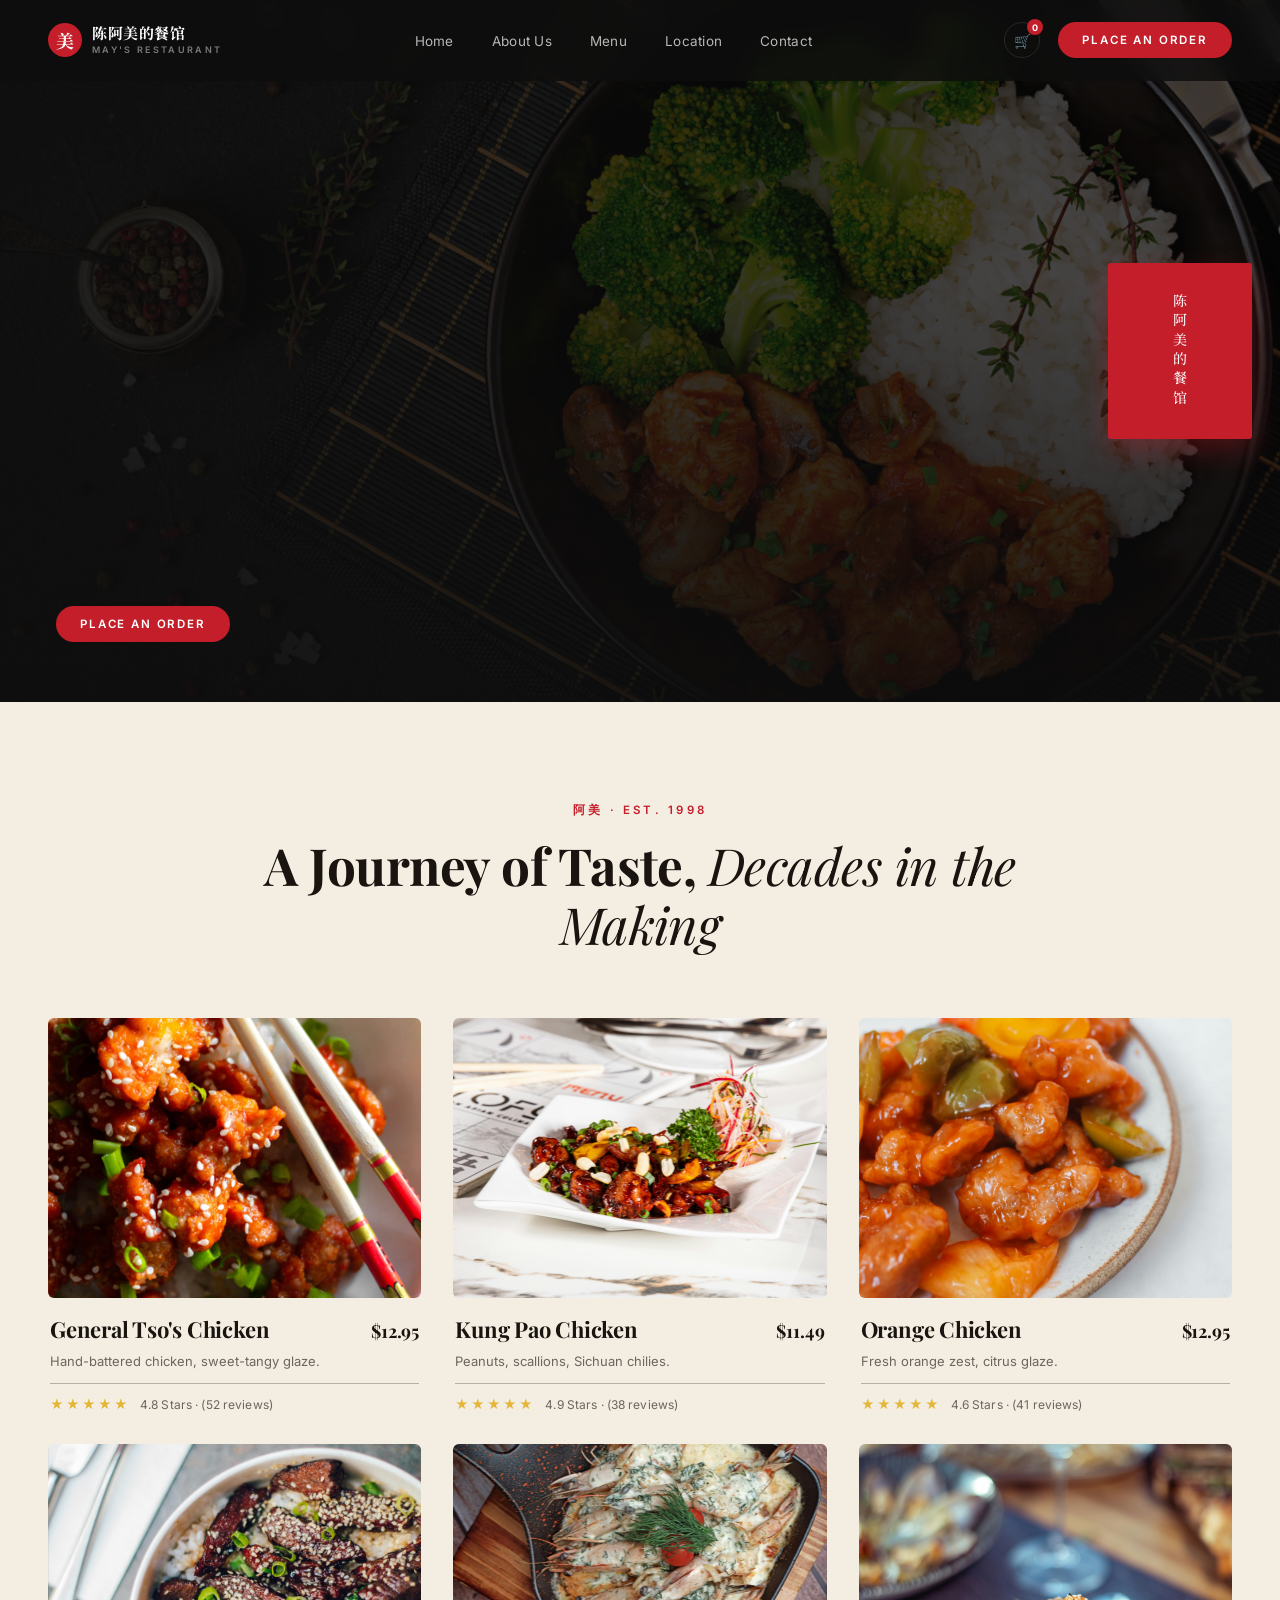
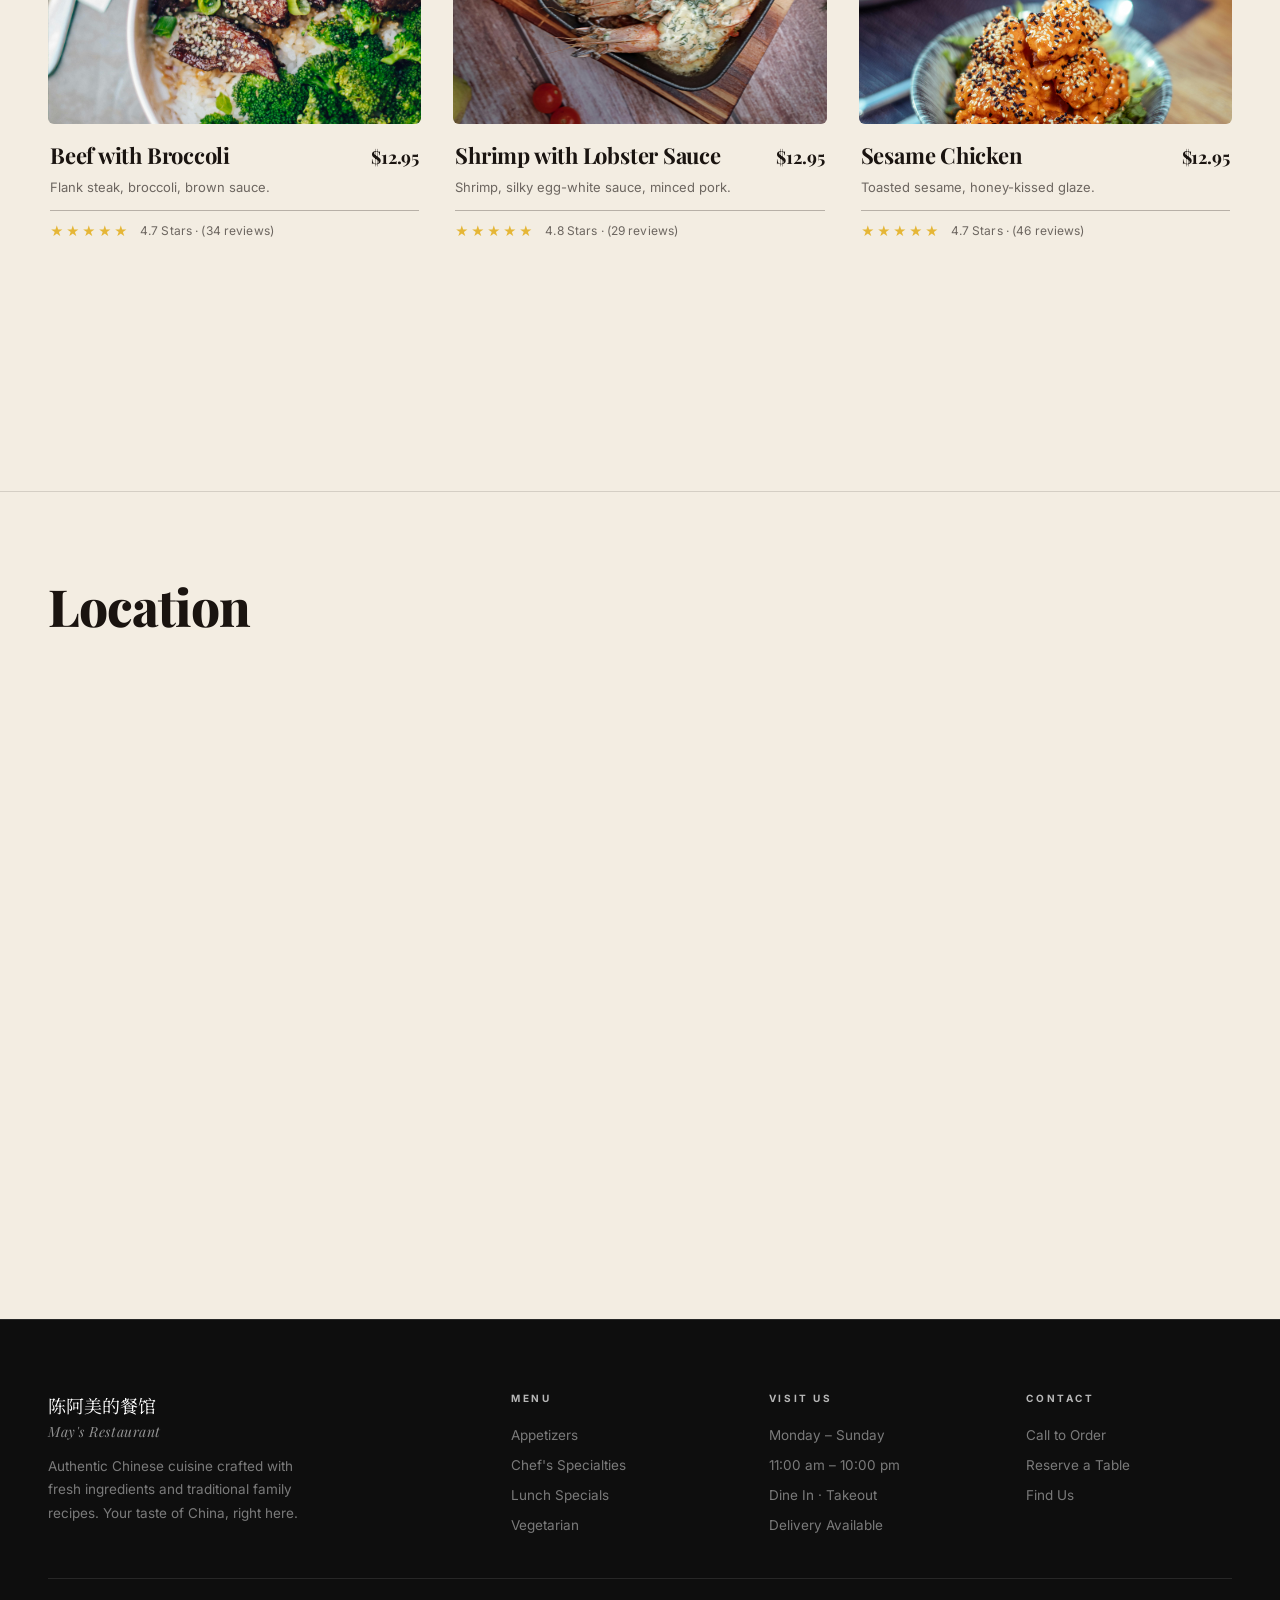
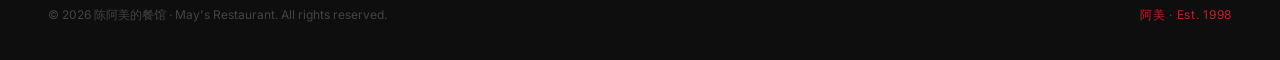
<file: index.html>
<!DOCTYPE html>
<html lang="en">
<head>
    <meta charset="UTF-8">
    <meta name="viewport" content="width=device-width, initial-scale=1.0">
    <title>陈阿美的餐馆 · May's Restaurant</title>
    <link rel="preconnect" href="https://fonts.googleapis.com">
    <link rel="preconnect" href="https://fonts.gstatic.com" crossorigin>
    <link href="https://fonts.googleapis.com/css2?family=Playfair+Display:ital,wght@0,400;0,700;0,900;1,400;1,700&family=Noto+Serif+SC:wght@500;700&family=Inter:wght@300;400;500;600;700&display=swap" rel="stylesheet">
    <link rel="stylesheet" href="styles.css">
</head>
<body>

<!-- ── NAV ── -->
<nav id="nav">
    <a href="#" class="logo">
        <span class="logo-mark">美</span>
        <div class="logo-wrap">
            <span class="logo-name">陈阿美的餐馆</span>
            <span class="logo-en">May's Restaurant</span>
        </div>
    </a>
    <ul class="nav-links">
        <li><a href="#home">Home</a></li>
        <li><a href="#about">About Us</a></li>
        <li><a href="menu.html">Menu</a></li>
        <li><a href="#location">Location</a></li>
        <li><a href="#contact">Contact</a></li>
    </ul>
    <div class="nav-right">
        <a href="#" class="cart-icon" aria-label="Cart">🛒</a>
        <a href="#" class="btn-red">Place an Order</a>
    </div>
</nav>

<!-- ── HERO ── -->
<section class="hero" id="home">
    <div class="hero-bg">
        <img src="images/dishes/hero.jpg" alt="">
    </div>

    <div class="hero-overlay reveal">
        <a href="#" class="btn-red">Place an Order</a>
    </div>

    <!-- Red vertical banner -->
    <div class="hero-banner">
        <span class="hero-banner-text">陈阿美的餐馆</span>
    </div>
</section>

<!-- ── JOURNEY OF TASTE ── -->
<section class="journey" id="about">
    <div class="journey-head reveal">
        <div class="journey-kicker">阿美 · Est. 1998</div>
        <h2 class="journey-title">A Journey of Taste, <em>Decades in the Making</em></h2>
    </div>

    <div class="dish-grid">
        <!-- 1 -->
        <article class="dish-card reveal d1" data-has-image="true">
            <div class="dish-image" style="background-image: url('images/dishes/general-tso.jpg')"></div>
            <div class="dish-body">
                <div class="dish-head">
                    <h3 class="dish-name">General Tso's Chicken</h3>
                    <span class="dish-price">$12.95</span>
                </div>
                <p class="dish-desc">Hand-battered chicken, sweet-tangy glaze.</p>
                <div class="dish-stars" aria-label="4.8 out of 5 stars"><span class="stars">★★★★★</span><span class="review-count">4.8 Stars · (52 reviews)</span></div>
            </div>
        </article>

        <!-- 2 -->
        <article class="dish-card reveal d2" data-has-image="true">
            <div class="dish-image" style="background-image: url('images/dishes/kung-pao.jpg')"></div>
            <div class="dish-body">
                <div class="dish-head">
                    <h3 class="dish-name">Kung Pao Chicken</h3>
                    <span class="dish-price">$11.49</span>
                </div>
                <p class="dish-desc">Peanuts, scallions, Sichuan chilies.</p>
                <div class="dish-stars" aria-label="4.9 out of 5 stars"><span class="stars">★★★★★</span><span class="review-count">4.9 Stars · (38 reviews)</span></div>
            </div>
        </article>

        <!-- 3 -->
        <article class="dish-card reveal d3" data-has-image="true">
            <div class="dish-image" style="background-image: url('images/dishes/orange-chicken.jpg')"></div>
            <div class="dish-body">
                <div class="dish-head">
                    <h3 class="dish-name">Orange Chicken</h3>
                    <span class="dish-price">$12.95</span>
                </div>
                <p class="dish-desc">Fresh orange zest, citrus glaze.</p>
                <div class="dish-stars" aria-label="4.6 out of 5 stars"><span class="stars">★★★★★</span><span class="review-count">4.6 Stars · (41 reviews)</span></div>
            </div>
        </article>

        <!-- 4 -->
        <article class="dish-card reveal d1" data-has-image="true">
            <div class="dish-image" style="background-image: url('images/dishes/beef-broccoli.jpg')"></div>
            <div class="dish-body">
                <div class="dish-head">
                    <h3 class="dish-name">Beef with Broccoli</h3>
                    <span class="dish-price">$12.95</span>
                </div>
                <p class="dish-desc">Flank steak, broccoli, brown sauce.</p>
                <div class="dish-stars" aria-label="4.7 out of 5 stars"><span class="stars">★★★★★</span><span class="review-count">4.7 Stars · (34 reviews)</span></div>
            </div>
        </article>

        <!-- 5 -->
        <article class="dish-card reveal d2" data-has-image="true">
            <div class="dish-image" style="background-image: url('images/dishes/shrimp-lobster.jpg')"></div>
            <div class="dish-body">
                <div class="dish-head">
                    <h3 class="dish-name">Shrimp with Lobster Sauce</h3>
                    <span class="dish-price">$12.95</span>
                </div>
                <p class="dish-desc">Shrimp, silky egg-white sauce, minced pork.</p>
                <div class="dish-stars" aria-label="4.8 out of 5 stars"><span class="stars">★★★★★</span><span class="review-count">4.8 Stars · (29 reviews)</span></div>
            </div>
        </article>

        <!-- 6 -->
        <article class="dish-card reveal d3" data-has-image="true">
            <div class="dish-image" style="background-image: url('images/dishes/sesame-chicken.jpg')"></div>
            <div class="dish-body">
                <div class="dish-head">
                    <h3 class="dish-name">Sesame Chicken</h3>
                    <span class="dish-price">$12.95</span>
                </div>
                <p class="dish-desc">Toasted sesame, honey-kissed glaze.</p>
                <div class="dish-stars" aria-label="4.7 out of 5 stars"><span class="stars">★★★★★</span><span class="review-count">4.7 Stars · (46 reviews)</span></div>
            </div>
        </article>
    </div>

    <div class="journey-foot reveal">
        <p class="menu-foot-text">Discover the full menu — 130+ dishes across every corner of China.</p>
        <a href="menu.html" class="btn-red">View Full Menu</a>
    </div>
</section>

<!-- ── LOCATION ── -->
<section class="location" id="location">
    <div class="loc-wrap">
        <h2 class="loc-title">Location</h2>
        <div class="loc-grid">
            <!-- Map -->
            <div class="loc-map reveal">
                <iframe
                    src="https://www.google.com/maps?q=6+South+Jordan+Street,+Alexandria,+VA+22304&output=embed"
                    loading="lazy"
                    referrerpolicy="no-referrer-when-downgrade"
                    allowfullscreen
                    title="May's Restaurant location"></iframe>
            </div>

            <!-- Info panel -->
            <div class="loc-info reveal">
                <h3 class="loc-name">May's Restaurant</h3>
                <p class="loc-status">
                    <span class="loc-open">OPEN NOW</span>
                    <span class="loc-close">· Closes at 09:45 pm</span>
                </p>

                <a class="loc-link" href="https://www.google.com/maps/search/?api=1&query=6+South+Jordan+Street,+Alexandria,+VA+22304" target="_blank" rel="noopener">
                    <span class="loc-ico" aria-hidden="true">📍</span> 6 South Jordan Street, Alexandria, VA 22304
                </a>
                <a class="loc-link" href="tel:+17038231121">
                    <span class="loc-ico" aria-hidden="true">📞</span> 703-823-1121
                </a>

                <div class="loc-toggle" role="tablist" aria-label="Order type">
                    <button class="loc-tab active" role="tab" aria-selected="true">🛍 Pickup</button>
                    <button class="loc-tab" role="tab" aria-selected="false">🛵 Delivery</button>
                </div>

                <div class="loc-hours">
                    <h4 class="loc-hours-title">Hours of Operation (Takeout)</h4>
                    <div class="loc-hours-row">
                        <span>Monday</span>
                        <span class="loc-closed">Closed</span>
                    </div>
                    <div class="loc-hours-row">
                        <span>Tuesday – Sunday</span>
                        <span class="loc-time">10:45 am – 09:45 pm</span>
                    </div>
                </div>

                <div class="loc-cta">
                    <a class="btn-red" href="#">Order Online</a>
                    <a class="btn-red btn-outline" href="menu.html">View Menu</a>
                </div>
            </div>
        </div>
    </div>
</section>

<!-- ── FOOTER ── -->
<footer id="contact">
    <div class="footer-top">
        <div>
            <div class="foot-brand">陈阿美的餐馆</div>
            <div class="foot-brand-en">May's Restaurant</div>
            <p class="foot-desc">
                Authentic Chinese cuisine crafted with fresh ingredients
                and traditional family recipes. Your taste of China, right here.
            </p>
        </div>
        <div>
            <div class="foot-h">Menu</div>
            <ul class="foot-list">
                <li><a href="menu.html">Appetizers</a></li>
                <li><a href="menu.html">Chef's Specialties</a></li>
                <li><a href="menu.html">Lunch Specials</a></li>
                <li><a href="menu.html">Vegetarian</a></li>
            </ul>
        </div>
        <div>
            <div class="foot-h">Visit Us</div>
            <ul class="foot-list">
                <li><a href="#">Monday – Sunday</a></li>
                <li><a href="#">11:00 am – 10:00 pm</a></li>
                <li><a href="#">Dine In · Takeout</a></li>
                <li><a href="#">Delivery Available</a></li>
            </ul>
        </div>
        <div>
            <div class="foot-h">Contact</div>
            <ul class="foot-list">
                <li><a href="#">Call to Order</a></li>
                <li><a href="#">Reserve a Table</a></li>
                <li><a href="#">Find Us</a></li>
            </ul>
        </div>
    </div>
    <div class="foot-bot">
        <span class="foot-copy">© 2026 陈阿美的餐馆 · May's Restaurant. All rights reserved.</span>
        <span class="foot-red">阿美 · Est. 1998</span>
    </div>
</footer>

<script src="script.js"></script>
</body>
</html>
</file>
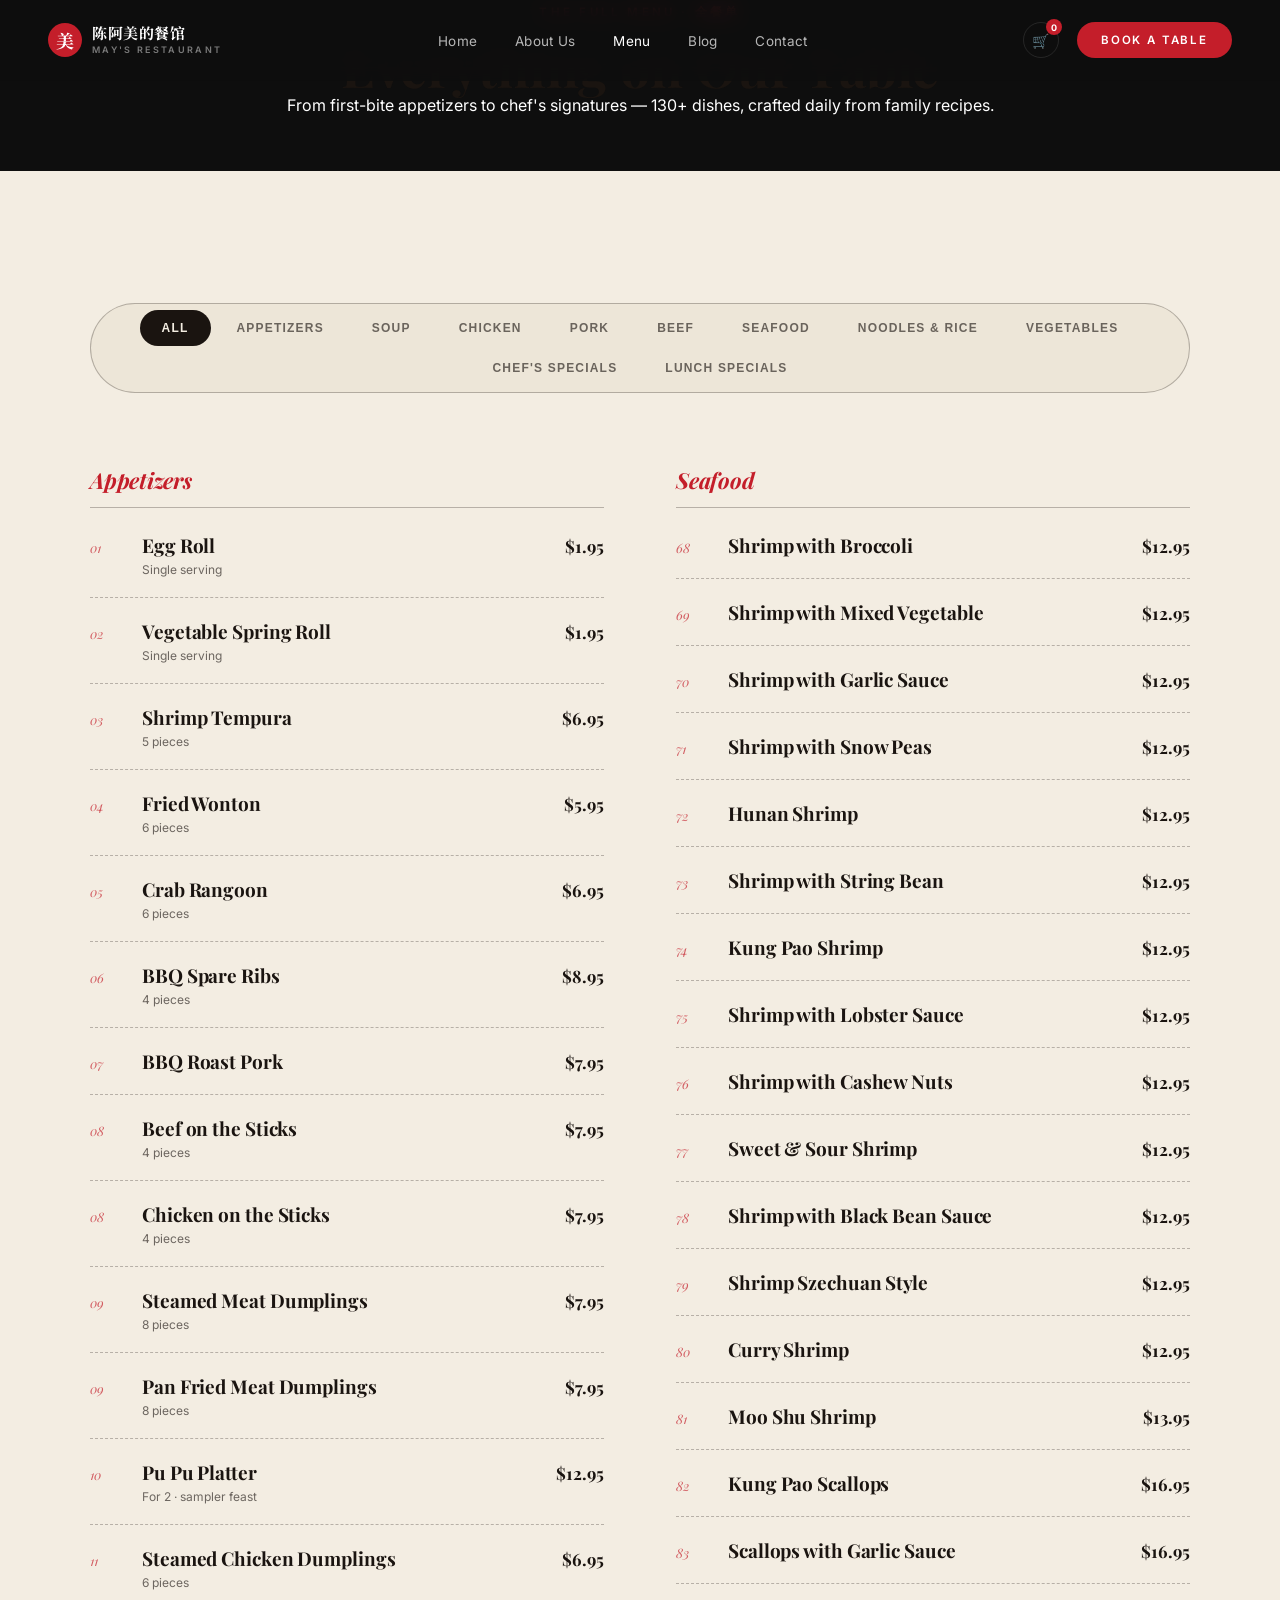
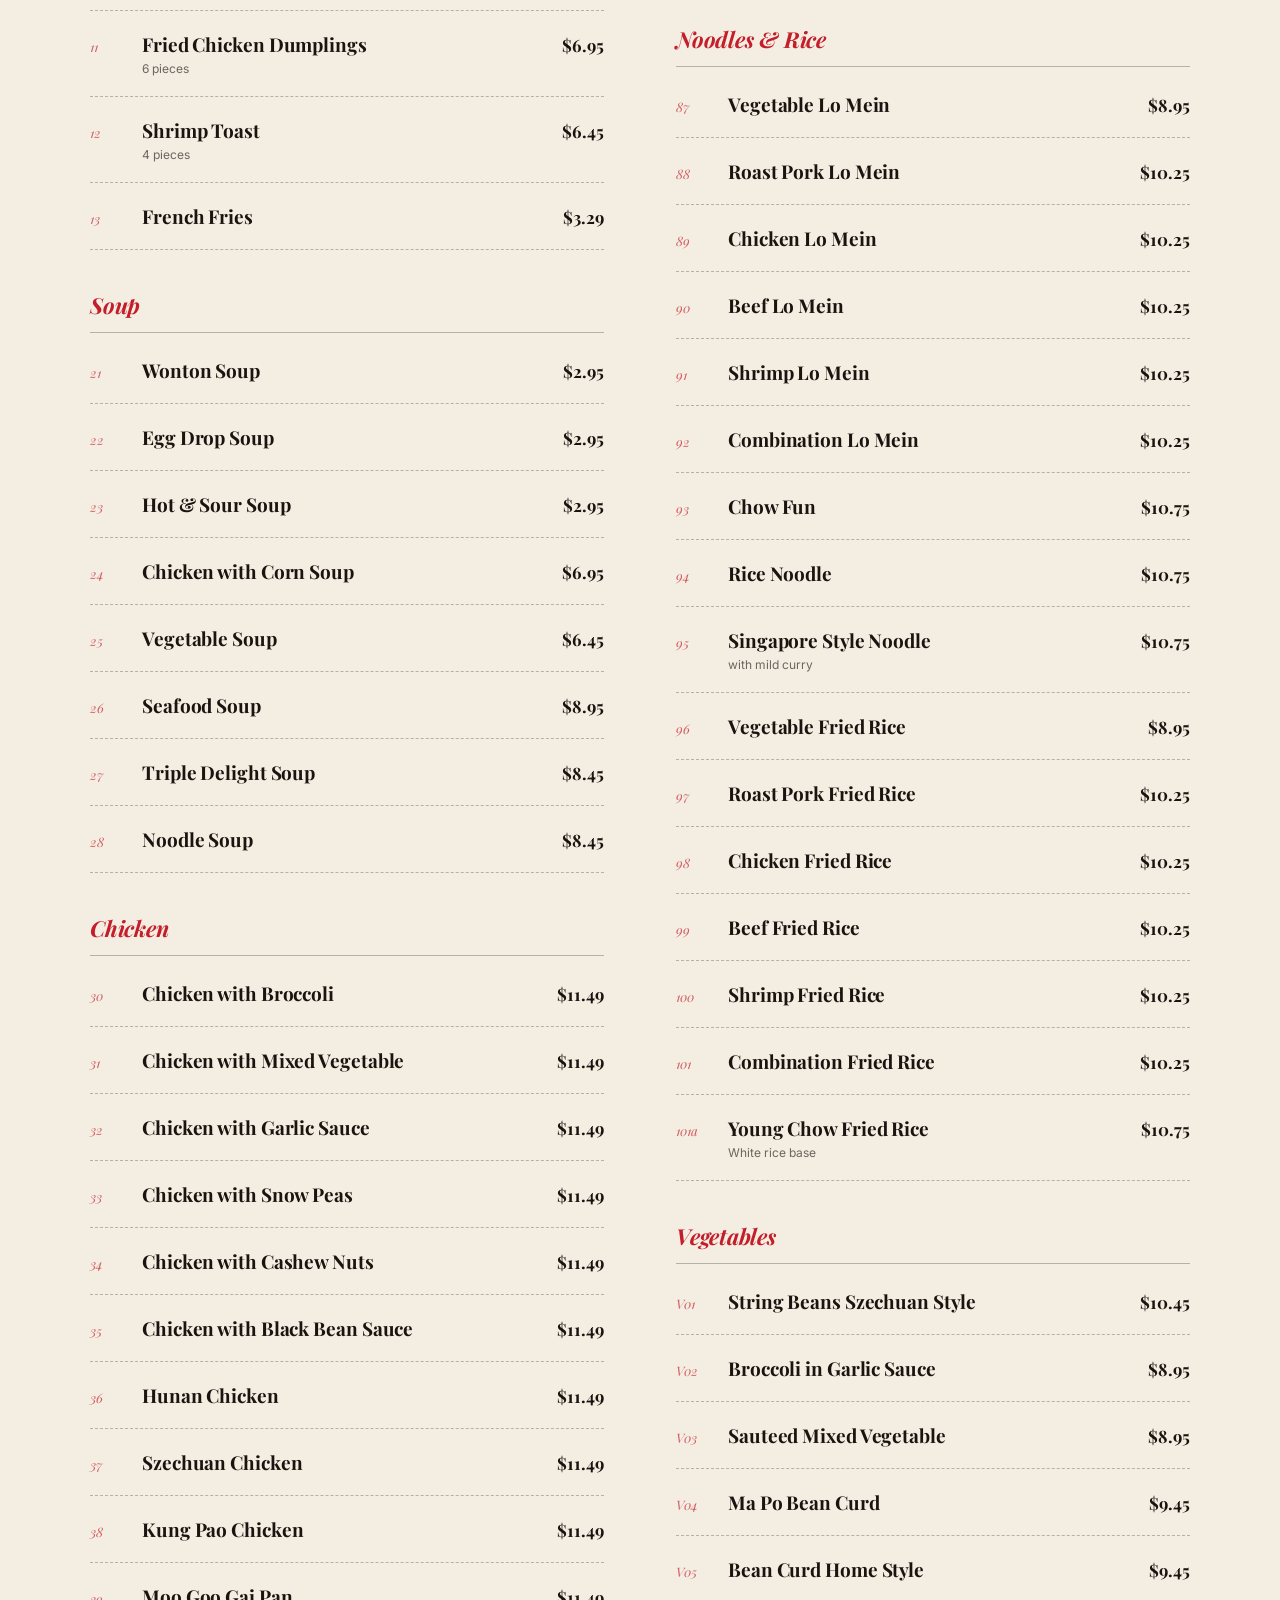
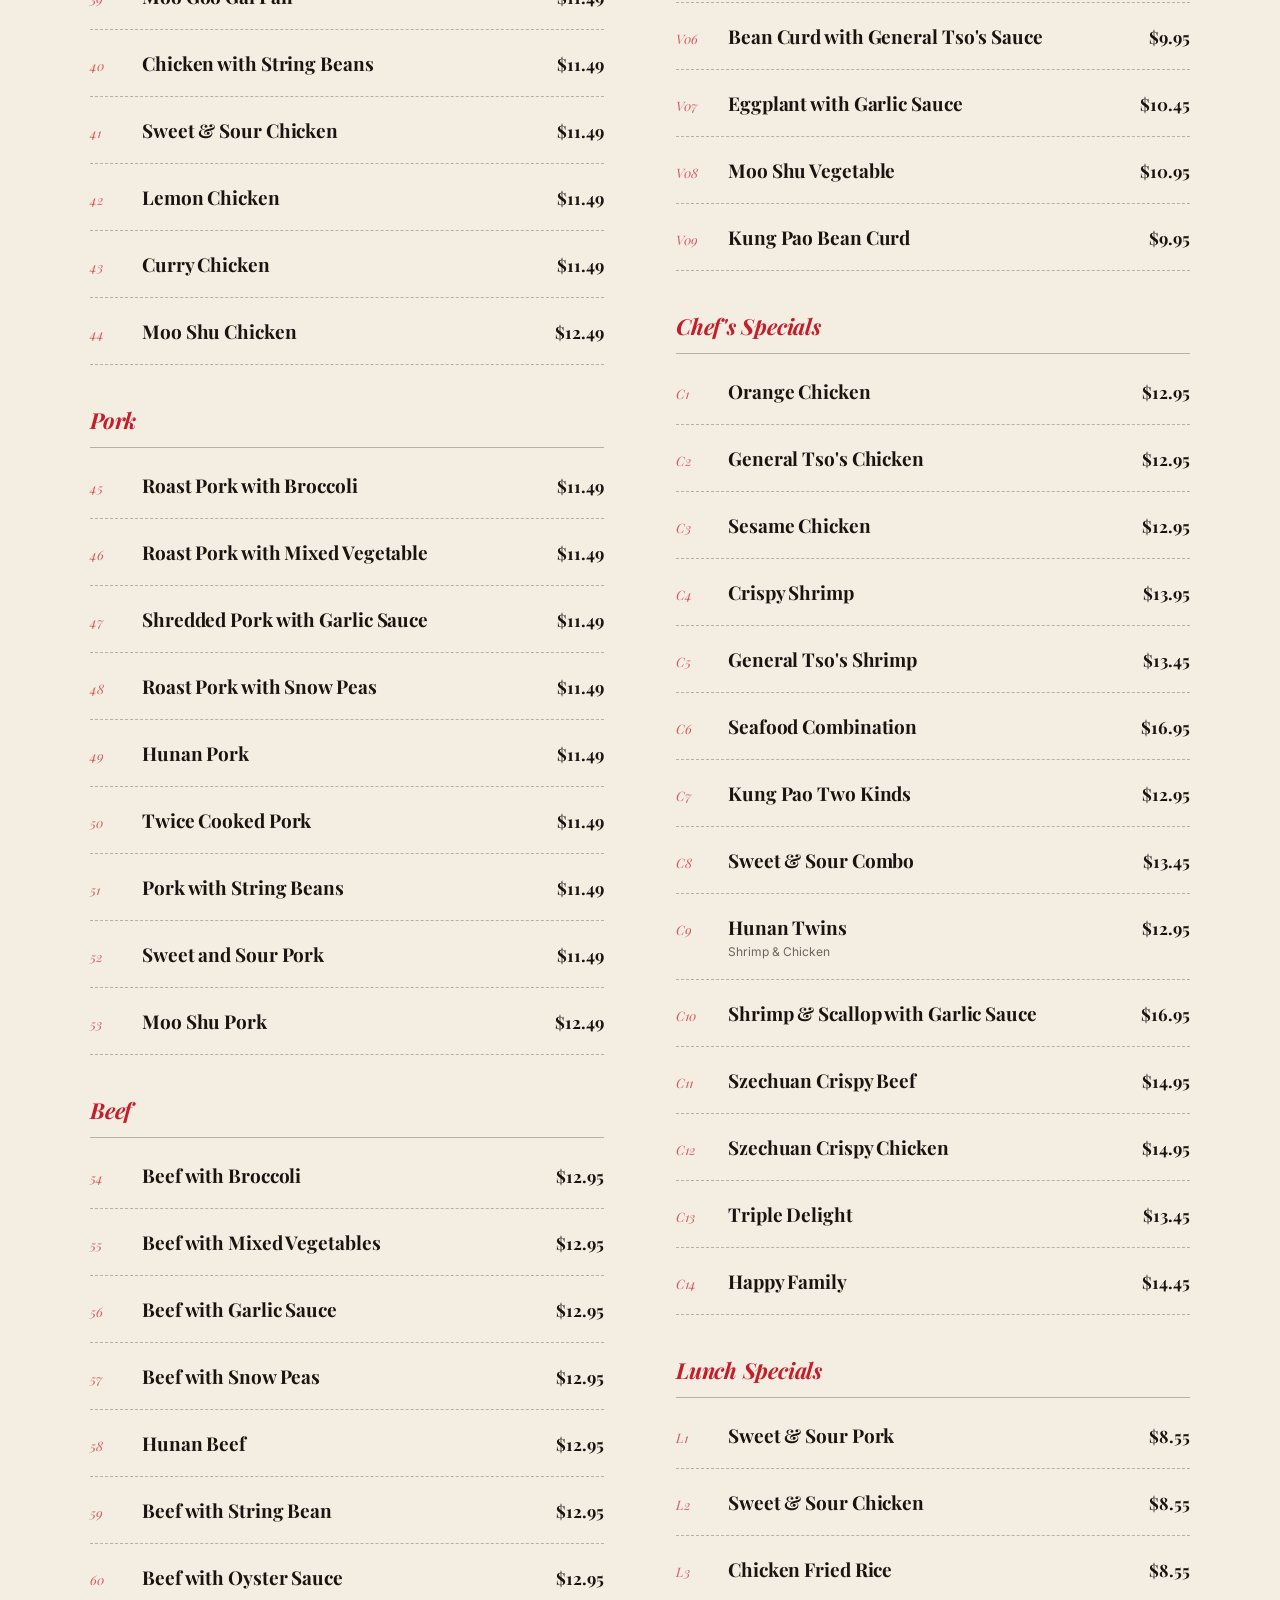
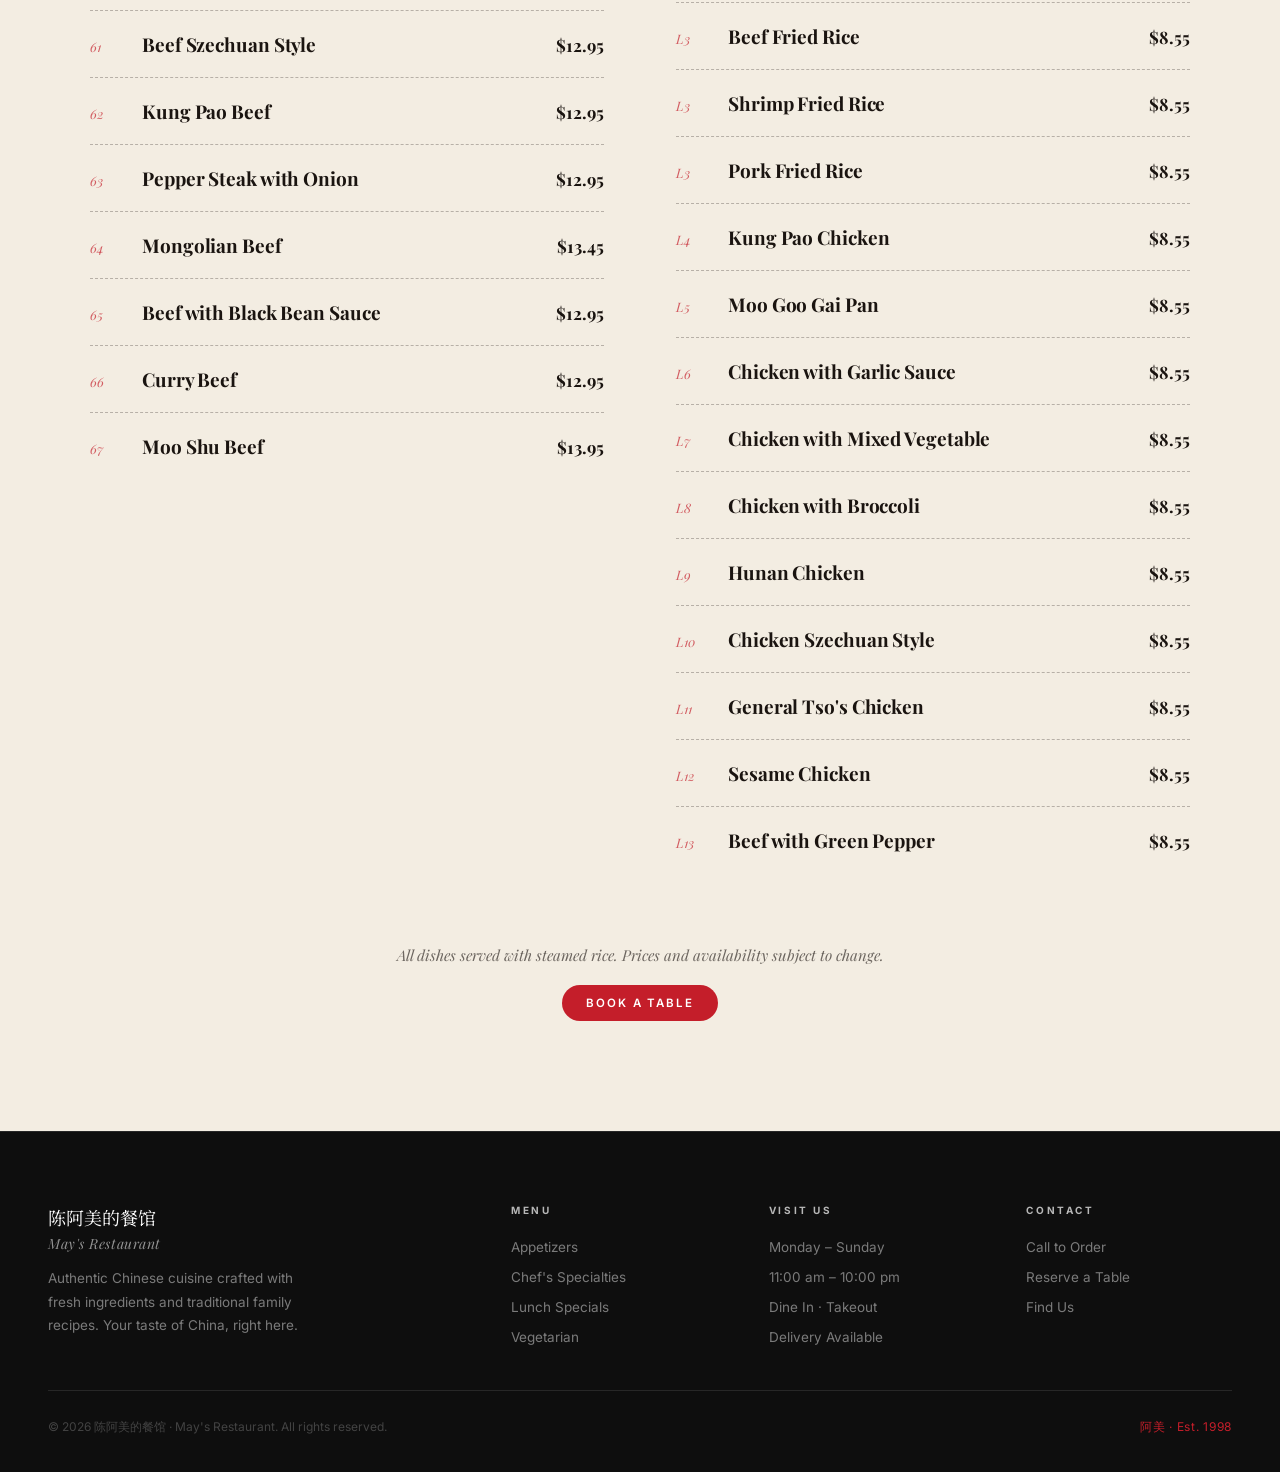
<file: menu.html>
<!DOCTYPE html>
<html lang="en">
<head>
    <meta charset="UTF-8">
    <meta name="viewport" content="width=device-width, initial-scale=1.0">
    <title>Menu · 陈阿美的餐馆 · May's Restaurant</title>
    <link rel="preconnect" href="https://fonts.googleapis.com">
    <link rel="preconnect" href="https://fonts.gstatic.com" crossorigin>
    <link href="https://fonts.googleapis.com/css2?family=Playfair+Display:ital,wght@0,400;0,700;0,900;1,400;1,700&family=Noto+Serif+SC:wght@500;700&family=Inter:wght@300;400;500;600;700&display=swap" rel="stylesheet">
    <link rel="stylesheet" href="styles.css">
</head>
<body class="page-menu">

<!-- ── NAV ── -->
<nav id="nav" class="scrolled">
    <a href="index.html" class="logo">
        <span class="logo-mark">美</span>
        <div class="logo-wrap">
            <span class="logo-name">陈阿美的餐馆</span>
            <span class="logo-en">May's Restaurant</span>
        </div>
    </a>
    <ul class="nav-links">
        <li><a href="index.html#home">Home</a></li>
        <li><a href="index.html#about">About Us</a></li>
        <li><a href="menu.html" class="active">Menu</a></li>
        <li><a href="index.html#blog">Blog</a></li>
        <li><a href="index.html#contact">Contact</a></li>
    </ul>
    <div class="nav-right">
        <a href="#" class="cart-icon" aria-label="Cart">🛒</a>
        <a href="#" class="btn-red">Book a Table</a>
    </div>
</nav>

<!-- ── MENU PAGE HEADER ── -->
<header class="menu-page-head">
    <p class="menu-page-kicker">The Full Menu · 全餐单</p>
    <h1 class="menu-page-title">Everything on Our Table</h1>
    <p class="menu-page-sub">From first-bite appetizers to chef's signatures — 130+ dishes, crafted daily from family recipes.</p>
</header>

<!-- ── MENU (IVORY) ── -->
<section class="menu" id="menu">
    <!-- TABS -->
    <div class="menu-tabs reveal d1" role="tablist">
        <button class="menu-tab active" data-tab="all">All</button>
        <button class="menu-tab" data-tab="appetizers">Appetizers</button>
        <button class="menu-tab" data-tab="soup">Soup</button>
        <button class="menu-tab" data-tab="chicken">Chicken</button>
        <button class="menu-tab" data-tab="pork">Pork</button>
        <button class="menu-tab" data-tab="beef">Beef</button>
        <button class="menu-tab" data-tab="seafood">Seafood</button>
        <button class="menu-tab" data-tab="noodles">Noodles &amp; Rice</button>
        <button class="menu-tab" data-tab="vegetables">Vegetables</button>
        <button class="menu-tab" data-tab="specials">Chef's Specials</button>
        <button class="menu-tab" data-tab="lunch">Lunch Specials</button>
    </div>

    <!-- PANELS -->
    <!-- ALL -->
    <div class="menu-panel active" data-panel="all">
        <div class="menu-columns">
            <!-- Column 1 -->
            <div>
                <h3 class="cat-heading">Appetizers</h3>
                <div class="menu-row"><div class="menu-num">01</div><div class="menu-dish"><div class="menu-name">Egg Roll</div><div class="menu-note">Single serving</div></div><div class="menu-price">$1.95</div></div>
                <div class="menu-row"><div class="menu-num">02</div><div class="menu-dish"><div class="menu-name">Vegetable Spring Roll</div><div class="menu-note">Single serving</div></div><div class="menu-price">$1.95</div></div>
                <div class="menu-row"><div class="menu-num">03</div><div class="menu-dish"><div class="menu-name">Shrimp Tempura</div><div class="menu-note">5 pieces</div></div><div class="menu-price">$6.95</div></div>
                <div class="menu-row"><div class="menu-num">04</div><div class="menu-dish"><div class="menu-name">Fried Wonton</div><div class="menu-note">6 pieces</div></div><div class="menu-price">$5.95</div></div>
                <div class="menu-row"><div class="menu-num">05</div><div class="menu-dish"><div class="menu-name">Crab Rangoon</div><div class="menu-note">6 pieces</div></div><div class="menu-price">$6.95</div></div>
                <div class="menu-row"><div class="menu-num">06</div><div class="menu-dish"><div class="menu-name">BBQ Spare Ribs</div><div class="menu-note">4 pieces</div></div><div class="menu-price">$8.95</div></div>
                <div class="menu-row"><div class="menu-num">07</div><div class="menu-dish"><div class="menu-name">BBQ Roast Pork</div></div><div class="menu-price">$7.95</div></div>
                <div class="menu-row"><div class="menu-num">08</div><div class="menu-dish"><div class="menu-name">Beef on the Sticks</div><div class="menu-note">4 pieces</div></div><div class="menu-price">$7.95</div></div>
                <div class="menu-row"><div class="menu-num">08</div><div class="menu-dish"><div class="menu-name">Chicken on the Sticks</div><div class="menu-note">4 pieces</div></div><div class="menu-price">$7.95</div></div>
                <div class="menu-row"><div class="menu-num">09</div><div class="menu-dish"><div class="menu-name">Steamed Meat Dumplings</div><div class="menu-note">8 pieces</div></div><div class="menu-price">$7.95</div></div>
                <div class="menu-row"><div class="menu-num">09</div><div class="menu-dish"><div class="menu-name">Pan Fried Meat Dumplings</div><div class="menu-note">8 pieces</div></div><div class="menu-price">$7.95</div></div>
                <div class="menu-row"><div class="menu-num">10</div><div class="menu-dish"><div class="menu-name">Pu Pu Platter</div><div class="menu-note">For 2 · sampler feast</div></div><div class="menu-price">$12.95</div></div>
                <div class="menu-row"><div class="menu-num">11</div><div class="menu-dish"><div class="menu-name">Steamed Chicken Dumplings</div><div class="menu-note">6 pieces</div></div><div class="menu-price">$6.95</div></div>
                <div class="menu-row"><div class="menu-num">11</div><div class="menu-dish"><div class="menu-name">Fried Chicken Dumplings</div><div class="menu-note">6 pieces</div></div><div class="menu-price">$6.95</div></div>
                <div class="menu-row"><div class="menu-num">12</div><div class="menu-dish"><div class="menu-name">Shrimp Toast</div><div class="menu-note">4 pieces</div></div><div class="menu-price">$6.45</div></div>
                <div class="menu-row"><div class="menu-num">13</div><div class="menu-dish"><div class="menu-name">French Fries</div></div><div class="menu-price">$3.29</div></div>

                <h3 class="cat-heading">Soup</h3>
                <div class="menu-row"><div class="menu-num">21</div><div class="menu-dish"><div class="menu-name">Wonton Soup</div></div><div class="menu-price">$2.95</div></div>
                <div class="menu-row"><div class="menu-num">22</div><div class="menu-dish"><div class="menu-name">Egg Drop Soup</div></div><div class="menu-price">$2.95</div></div>
                <div class="menu-row"><div class="menu-num">23</div><div class="menu-dish"><div class="menu-name">Hot &amp; Sour Soup</div></div><div class="menu-price">$2.95</div></div>
                <div class="menu-row"><div class="menu-num">24</div><div class="menu-dish"><div class="menu-name">Chicken with Corn Soup</div></div><div class="menu-price">$6.95</div></div>
                <div class="menu-row"><div class="menu-num">25</div><div class="menu-dish"><div class="menu-name">Vegetable Soup</div></div><div class="menu-price">$6.45</div></div>
                <div class="menu-row"><div class="menu-num">26</div><div class="menu-dish"><div class="menu-name">Seafood Soup</div></div><div class="menu-price">$8.95</div></div>
                <div class="menu-row"><div class="menu-num">27</div><div class="menu-dish"><div class="menu-name">Triple Delight Soup</div></div><div class="menu-price">$8.45</div></div>
                <div class="menu-row"><div class="menu-num">28</div><div class="menu-dish"><div class="menu-name">Noodle Soup</div></div><div class="menu-price">$8.45</div></div>

                <h3 class="cat-heading">Chicken</h3>
                <div class="menu-row"><div class="menu-num">30</div><div class="menu-dish"><div class="menu-name">Chicken with Broccoli</div></div><div class="menu-price">$11.49</div></div>
                <div class="menu-row"><div class="menu-num">31</div><div class="menu-dish"><div class="menu-name">Chicken with Mixed Vegetable</div></div><div class="menu-price">$11.49</div></div>
                <div class="menu-row"><div class="menu-num">32</div><div class="menu-dish"><div class="menu-name">Chicken with Garlic Sauce</div></div><div class="menu-price">$11.49</div></div>
                <div class="menu-row"><div class="menu-num">33</div><div class="menu-dish"><div class="menu-name">Chicken with Snow Peas</div></div><div class="menu-price">$11.49</div></div>
                <div class="menu-row"><div class="menu-num">34</div><div class="menu-dish"><div class="menu-name">Chicken with Cashew Nuts</div></div><div class="menu-price">$11.49</div></div>
                <div class="menu-row"><div class="menu-num">35</div><div class="menu-dish"><div class="menu-name">Chicken with Black Bean Sauce</div></div><div class="menu-price">$11.49</div></div>
                <div class="menu-row"><div class="menu-num">36</div><div class="menu-dish"><div class="menu-name">Hunan Chicken</div></div><div class="menu-price">$11.49</div></div>
                <div class="menu-row"><div class="menu-num">37</div><div class="menu-dish"><div class="menu-name">Szechuan Chicken</div></div><div class="menu-price">$11.49</div></div>
                <div class="menu-row"><div class="menu-num">38</div><div class="menu-dish"><div class="menu-name">Kung Pao Chicken</div></div><div class="menu-price">$11.49</div></div>
                <div class="menu-row"><div class="menu-num">39</div><div class="menu-dish"><div class="menu-name">Moo Goo Gai Pan</div></div><div class="menu-price">$11.49</div></div>
                <div class="menu-row"><div class="menu-num">40</div><div class="menu-dish"><div class="menu-name">Chicken with String Beans</div></div><div class="menu-price">$11.49</div></div>
                <div class="menu-row"><div class="menu-num">41</div><div class="menu-dish"><div class="menu-name">Sweet &amp; Sour Chicken</div></div><div class="menu-price">$11.49</div></div>
                <div class="menu-row"><div class="menu-num">42</div><div class="menu-dish"><div class="menu-name">Lemon Chicken</div></div><div class="menu-price">$11.49</div></div>
                <div class="menu-row"><div class="menu-num">43</div><div class="menu-dish"><div class="menu-name">Curry Chicken</div></div><div class="menu-price">$11.49</div></div>
                <div class="menu-row"><div class="menu-num">44</div><div class="menu-dish"><div class="menu-name">Moo Shu Chicken</div></div><div class="menu-price">$12.49</div></div>

                <h3 class="cat-heading">Pork</h3>
                <div class="menu-row"><div class="menu-num">45</div><div class="menu-dish"><div class="menu-name">Roast Pork with Broccoli</div></div><div class="menu-price">$11.49</div></div>
                <div class="menu-row"><div class="menu-num">46</div><div class="menu-dish"><div class="menu-name">Roast Pork with Mixed Vegetable</div></div><div class="menu-price">$11.49</div></div>
                <div class="menu-row"><div class="menu-num">47</div><div class="menu-dish"><div class="menu-name">Shredded Pork with Garlic Sauce</div></div><div class="menu-price">$11.49</div></div>
                <div class="menu-row"><div class="menu-num">48</div><div class="menu-dish"><div class="menu-name">Roast Pork with Snow Peas</div></div><div class="menu-price">$11.49</div></div>
                <div class="menu-row"><div class="menu-num">49</div><div class="menu-dish"><div class="menu-name">Hunan Pork</div></div><div class="menu-price">$11.49</div></div>
                <div class="menu-row"><div class="menu-num">50</div><div class="menu-dish"><div class="menu-name">Twice Cooked Pork</div></div><div class="menu-price">$11.49</div></div>
                <div class="menu-row"><div class="menu-num">51</div><div class="menu-dish"><div class="menu-name">Pork with String Beans</div></div><div class="menu-price">$11.49</div></div>
                <div class="menu-row"><div class="menu-num">52</div><div class="menu-dish"><div class="menu-name">Sweet and Sour Pork</div></div><div class="menu-price">$11.49</div></div>
                <div class="menu-row"><div class="menu-num">53</div><div class="menu-dish"><div class="menu-name">Moo Shu Pork</div></div><div class="menu-price">$12.49</div></div>

                <h3 class="cat-heading">Beef</h3>
                <div class="menu-row"><div class="menu-num">54</div><div class="menu-dish"><div class="menu-name">Beef with Broccoli</div></div><div class="menu-price">$12.95</div></div>
                <div class="menu-row"><div class="menu-num">55</div><div class="menu-dish"><div class="menu-name">Beef with Mixed Vegetables</div></div><div class="menu-price">$12.95</div></div>
                <div class="menu-row"><div class="menu-num">56</div><div class="menu-dish"><div class="menu-name">Beef with Garlic Sauce</div></div><div class="menu-price">$12.95</div></div>
                <div class="menu-row"><div class="menu-num">57</div><div class="menu-dish"><div class="menu-name">Beef with Snow Peas</div></div><div class="menu-price">$12.95</div></div>
                <div class="menu-row"><div class="menu-num">58</div><div class="menu-dish"><div class="menu-name">Hunan Beef</div></div><div class="menu-price">$12.95</div></div>
                <div class="menu-row"><div class="menu-num">59</div><div class="menu-dish"><div class="menu-name">Beef with String Bean</div></div><div class="menu-price">$12.95</div></div>
                <div class="menu-row"><div class="menu-num">60</div><div class="menu-dish"><div class="menu-name">Beef with Oyster Sauce</div></div><div class="menu-price">$12.95</div></div>
                <div class="menu-row"><div class="menu-num">61</div><div class="menu-dish"><div class="menu-name">Beef Szechuan Style</div></div><div class="menu-price">$12.95</div></div>
                <div class="menu-row"><div class="menu-num">62</div><div class="menu-dish"><div class="menu-name">Kung Pao Beef</div></div><div class="menu-price">$12.95</div></div>
                <div class="menu-row"><div class="menu-num">63</div><div class="menu-dish"><div class="menu-name">Pepper Steak with Onion</div></div><div class="menu-price">$12.95</div></div>
                <div class="menu-row"><div class="menu-num">64</div><div class="menu-dish"><div class="menu-name">Mongolian Beef</div></div><div class="menu-price">$13.45</div></div>
                <div class="menu-row"><div class="menu-num">65</div><div class="menu-dish"><div class="menu-name">Beef with Black Bean Sauce</div></div><div class="menu-price">$12.95</div></div>
                <div class="menu-row"><div class="menu-num">66</div><div class="menu-dish"><div class="menu-name">Curry Beef</div></div><div class="menu-price">$12.95</div></div>
                <div class="menu-row"><div class="menu-num">67</div><div class="menu-dish"><div class="menu-name">Moo Shu Beef</div></div><div class="menu-price">$13.95</div></div>
            </div>

            <!-- Column 2 -->
            <div>
                <h3 class="cat-heading">Seafood</h3>
                <div class="menu-row"><div class="menu-num">68</div><div class="menu-dish"><div class="menu-name">Shrimp with Broccoli</div></div><div class="menu-price">$12.95</div></div>
                <div class="menu-row"><div class="menu-num">69</div><div class="menu-dish"><div class="menu-name">Shrimp with Mixed Vegetable</div></div><div class="menu-price">$12.95</div></div>
                <div class="menu-row"><div class="menu-num">70</div><div class="menu-dish"><div class="menu-name">Shrimp with Garlic Sauce</div></div><div class="menu-price">$12.95</div></div>
                <div class="menu-row"><div class="menu-num">71</div><div class="menu-dish"><div class="menu-name">Shrimp with Snow Peas</div></div><div class="menu-price">$12.95</div></div>
                <div class="menu-row"><div class="menu-num">72</div><div class="menu-dish"><div class="menu-name">Hunan Shrimp</div></div><div class="menu-price">$12.95</div></div>
                <div class="menu-row"><div class="menu-num">73</div><div class="menu-dish"><div class="menu-name">Shrimp with String Bean</div></div><div class="menu-price">$12.95</div></div>
                <div class="menu-row"><div class="menu-num">74</div><div class="menu-dish"><div class="menu-name">Kung Pao Shrimp</div></div><div class="menu-price">$12.95</div></div>
                <div class="menu-row"><div class="menu-num">75</div><div class="menu-dish"><div class="menu-name">Shrimp with Lobster Sauce</div></div><div class="menu-price">$12.95</div></div>
                <div class="menu-row"><div class="menu-num">76</div><div class="menu-dish"><div class="menu-name">Shrimp with Cashew Nuts</div></div><div class="menu-price">$12.95</div></div>
                <div class="menu-row"><div class="menu-num">77</div><div class="menu-dish"><div class="menu-name">Sweet &amp; Sour Shrimp</div></div><div class="menu-price">$12.95</div></div>
                <div class="menu-row"><div class="menu-num">78</div><div class="menu-dish"><div class="menu-name">Shrimp with Black Bean Sauce</div></div><div class="menu-price">$12.95</div></div>
                <div class="menu-row"><div class="menu-num">79</div><div class="menu-dish"><div class="menu-name">Shrimp Szechuan Style</div></div><div class="menu-price">$12.95</div></div>
                <div class="menu-row"><div class="menu-num">80</div><div class="menu-dish"><div class="menu-name">Curry Shrimp</div></div><div class="menu-price">$12.95</div></div>
                <div class="menu-row"><div class="menu-num">81</div><div class="menu-dish"><div class="menu-name">Moo Shu Shrimp</div></div><div class="menu-price">$13.95</div></div>
                <div class="menu-row"><div class="menu-num">82</div><div class="menu-dish"><div class="menu-name">Kung Pao Scallops</div></div><div class="menu-price">$16.95</div></div>
                <div class="menu-row"><div class="menu-num">83</div><div class="menu-dish"><div class="menu-name">Scallops with Garlic Sauce</div></div><div class="menu-price">$16.95</div></div>

                <h3 class="cat-heading">Noodles &amp; Rice</h3>
                <div class="menu-row"><div class="menu-num">87</div><div class="menu-dish"><div class="menu-name">Vegetable Lo Mein</div></div><div class="menu-price">$8.95</div></div>
                <div class="menu-row"><div class="menu-num">88</div><div class="menu-dish"><div class="menu-name">Roast Pork Lo Mein</div></div><div class="menu-price">$10.25</div></div>
                <div class="menu-row"><div class="menu-num">89</div><div class="menu-dish"><div class="menu-name">Chicken Lo Mein</div></div><div class="menu-price">$10.25</div></div>
                <div class="menu-row"><div class="menu-num">90</div><div class="menu-dish"><div class="menu-name">Beef Lo Mein</div></div><div class="menu-price">$10.25</div></div>
                <div class="menu-row"><div class="menu-num">91</div><div class="menu-dish"><div class="menu-name">Shrimp Lo Mein</div></div><div class="menu-price">$10.25</div></div>
                <div class="menu-row"><div class="menu-num">92</div><div class="menu-dish"><div class="menu-name">Combination Lo Mein</div></div><div class="menu-price">$10.25</div></div>
                <div class="menu-row"><div class="menu-num">93</div><div class="menu-dish"><div class="menu-name">Chow Fun</div></div><div class="menu-price">$10.75</div></div>
                <div class="menu-row"><div class="menu-num">94</div><div class="menu-dish"><div class="menu-name">Rice Noodle</div></div><div class="menu-price">$10.75</div></div>
                <div class="menu-row"><div class="menu-num">95</div><div class="menu-dish"><div class="menu-name">Singapore Style Noodle</div><div class="menu-note">with mild curry</div></div><div class="menu-price">$10.75</div></div>
                <div class="menu-row"><div class="menu-num">96</div><div class="menu-dish"><div class="menu-name">Vegetable Fried Rice</div></div><div class="menu-price">$8.95</div></div>
                <div class="menu-row"><div class="menu-num">97</div><div class="menu-dish"><div class="menu-name">Roast Pork Fried Rice</div></div><div class="menu-price">$10.25</div></div>
                <div class="menu-row"><div class="menu-num">98</div><div class="menu-dish"><div class="menu-name">Chicken Fried Rice</div></div><div class="menu-price">$10.25</div></div>
                <div class="menu-row"><div class="menu-num">99</div><div class="menu-dish"><div class="menu-name">Beef Fried Rice</div></div><div class="menu-price">$10.25</div></div>
                <div class="menu-row"><div class="menu-num">100</div><div class="menu-dish"><div class="menu-name">Shrimp Fried Rice</div></div><div class="menu-price">$10.25</div></div>
                <div class="menu-row"><div class="menu-num">101</div><div class="menu-dish"><div class="menu-name">Combination Fried Rice</div></div><div class="menu-price">$10.25</div></div>
                <div class="menu-row"><div class="menu-num">101a</div><div class="menu-dish"><div class="menu-name">Young Chow Fried Rice</div><div class="menu-note">White rice base</div></div><div class="menu-price">$10.75</div></div>

                <h3 class="cat-heading">Vegetables</h3>
                <div class="menu-row"><div class="menu-num">V01</div><div class="menu-dish"><div class="menu-name">String Beans Szechuan Style</div></div><div class="menu-price">$10.45</div></div>
                <div class="menu-row"><div class="menu-num">V02</div><div class="menu-dish"><div class="menu-name">Broccoli in Garlic Sauce</div></div><div class="menu-price">$8.95</div></div>
                <div class="menu-row"><div class="menu-num">V03</div><div class="menu-dish"><div class="menu-name">Sauteed Mixed Vegetable</div></div><div class="menu-price">$8.95</div></div>
                <div class="menu-row"><div class="menu-num">V04</div><div class="menu-dish"><div class="menu-name">Ma Po Bean Curd</div></div><div class="menu-price">$9.45</div></div>
                <div class="menu-row"><div class="menu-num">V05</div><div class="menu-dish"><div class="menu-name">Bean Curd Home Style</div></div><div class="menu-price">$9.45</div></div>
                <div class="menu-row"><div class="menu-num">V06</div><div class="menu-dish"><div class="menu-name">Bean Curd with General Tso's Sauce</div></div><div class="menu-price">$9.95</div></div>
                <div class="menu-row"><div class="menu-num">V07</div><div class="menu-dish"><div class="menu-name">Eggplant with Garlic Sauce</div></div><div class="menu-price">$10.45</div></div>
                <div class="menu-row"><div class="menu-num">V08</div><div class="menu-dish"><div class="menu-name">Moo Shu Vegetable</div></div><div class="menu-price">$10.95</div></div>
                <div class="menu-row"><div class="menu-num">V09</div><div class="menu-dish"><div class="menu-name">Kung Pao Bean Curd</div></div><div class="menu-price">$9.95</div></div>

                <h3 class="cat-heading">Chef's Specials</h3>
                <div class="menu-row"><div class="menu-num">C1</div><div class="menu-dish"><div class="menu-name">Orange Chicken</div></div><div class="menu-price">$12.95</div></div>
                <div class="menu-row"><div class="menu-num">C2</div><div class="menu-dish"><div class="menu-name">General Tso's Chicken</div></div><div class="menu-price">$12.95</div></div>
                <div class="menu-row"><div class="menu-num">C3</div><div class="menu-dish"><div class="menu-name">Sesame Chicken</div></div><div class="menu-price">$12.95</div></div>
                <div class="menu-row"><div class="menu-num">C4</div><div class="menu-dish"><div class="menu-name">Crispy Shrimp</div></div><div class="menu-price">$13.95</div></div>
                <div class="menu-row"><div class="menu-num">C5</div><div class="menu-dish"><div class="menu-name">General Tso's Shrimp</div></div><div class="menu-price">$13.45</div></div>
                <div class="menu-row"><div class="menu-num">C6</div><div class="menu-dish"><div class="menu-name">Seafood Combination</div></div><div class="menu-price">$16.95</div></div>
                <div class="menu-row"><div class="menu-num">C7</div><div class="menu-dish"><div class="menu-name">Kung Pao Two Kinds</div></div><div class="menu-price">$12.95</div></div>
                <div class="menu-row"><div class="menu-num">C8</div><div class="menu-dish"><div class="menu-name">Sweet &amp; Sour Combo</div></div><div class="menu-price">$13.45</div></div>
                <div class="menu-row"><div class="menu-num">C9</div><div class="menu-dish"><div class="menu-name">Hunan Twins</div><div class="menu-note">Shrimp &amp; Chicken</div></div><div class="menu-price">$12.95</div></div>
                <div class="menu-row"><div class="menu-num">C10</div><div class="menu-dish"><div class="menu-name">Shrimp &amp; Scallop with Garlic Sauce</div></div><div class="menu-price">$16.95</div></div>
                <div class="menu-row"><div class="menu-num">C11</div><div class="menu-dish"><div class="menu-name">Szechuan Crispy Beef</div></div><div class="menu-price">$14.95</div></div>
                <div class="menu-row"><div class="menu-num">C12</div><div class="menu-dish"><div class="menu-name">Szechuan Crispy Chicken</div></div><div class="menu-price">$14.95</div></div>
                <div class="menu-row"><div class="menu-num">C13</div><div class="menu-dish"><div class="menu-name">Triple Delight</div></div><div class="menu-price">$13.45</div></div>
                <div class="menu-row"><div class="menu-num">C14</div><div class="menu-dish"><div class="menu-name">Happy Family</div></div><div class="menu-price">$14.45</div></div>

                <h3 class="cat-heading">Lunch Specials</h3>
                <div class="menu-row"><div class="menu-num">L1</div><div class="menu-dish"><div class="menu-name">Sweet &amp; Sour Pork</div></div><div class="menu-price">$8.55</div></div>
                <div class="menu-row"><div class="menu-num">L2</div><div class="menu-dish"><div class="menu-name">Sweet &amp; Sour Chicken</div></div><div class="menu-price">$8.55</div></div>
                <div class="menu-row"><div class="menu-num">L3</div><div class="menu-dish"><div class="menu-name">Chicken Fried Rice</div></div><div class="menu-price">$8.55</div></div>
                <div class="menu-row"><div class="menu-num">L3</div><div class="menu-dish"><div class="menu-name">Beef Fried Rice</div></div><div class="menu-price">$8.55</div></div>
                <div class="menu-row"><div class="menu-num">L3</div><div class="menu-dish"><div class="menu-name">Shrimp Fried Rice</div></div><div class="menu-price">$8.55</div></div>
                <div class="menu-row"><div class="menu-num">L3</div><div class="menu-dish"><div class="menu-name">Pork Fried Rice</div></div><div class="menu-price">$8.55</div></div>
                <div class="menu-row"><div class="menu-num">L4</div><div class="menu-dish"><div class="menu-name">Kung Pao Chicken</div></div><div class="menu-price">$8.55</div></div>
                <div class="menu-row"><div class="menu-num">L5</div><div class="menu-dish"><div class="menu-name">Moo Goo Gai Pan</div></div><div class="menu-price">$8.55</div></div>
                <div class="menu-row"><div class="menu-num">L6</div><div class="menu-dish"><div class="menu-name">Chicken with Garlic Sauce</div></div><div class="menu-price">$8.55</div></div>
                <div class="menu-row"><div class="menu-num">L7</div><div class="menu-dish"><div class="menu-name">Chicken with Mixed Vegetable</div></div><div class="menu-price">$8.55</div></div>
                <div class="menu-row"><div class="menu-num">L8</div><div class="menu-dish"><div class="menu-name">Chicken with Broccoli</div></div><div class="menu-price">$8.55</div></div>
                <div class="menu-row"><div class="menu-num">L9</div><div class="menu-dish"><div class="menu-name">Hunan Chicken</div></div><div class="menu-price">$8.55</div></div>
                <div class="menu-row"><div class="menu-num">L10</div><div class="menu-dish"><div class="menu-name">Chicken Szechuan Style</div></div><div class="menu-price">$8.55</div></div>
                <div class="menu-row"><div class="menu-num">L11</div><div class="menu-dish"><div class="menu-name">General Tso's Chicken</div></div><div class="menu-price">$8.55</div></div>
                <div class="menu-row"><div class="menu-num">L12</div><div class="menu-dish"><div class="menu-name">Sesame Chicken</div></div><div class="menu-price">$8.55</div></div>
                <div class="menu-row"><div class="menu-num">L13</div><div class="menu-dish"><div class="menu-name">Beef with Green Pepper</div></div><div class="menu-price">$8.55</div></div>
            </div>
        </div>
    </div>

    <!-- APPETIZERS -->
    <div class="menu-panel" data-panel="appetizers">
        <div class="menu-columns">
            <div>
                <div class="menu-row"><div class="menu-num">01</div><div class="menu-dish"><div class="menu-name">Egg Roll</div><div class="menu-note">Single serving</div></div><div class="menu-price">$1.95</div></div>
                <div class="menu-row"><div class="menu-num">02</div><div class="menu-dish"><div class="menu-name">Vegetable Spring Roll</div><div class="menu-note">Single serving</div></div><div class="menu-price">$1.95</div></div>
                <div class="menu-row"><div class="menu-num">03</div><div class="menu-dish"><div class="menu-name">Shrimp Tempura</div><div class="menu-note">5 pieces</div></div><div class="menu-price">$6.95</div></div>
                <div class="menu-row"><div class="menu-num">04</div><div class="menu-dish"><div class="menu-name">Fried Wonton</div><div class="menu-note">6 pieces</div></div><div class="menu-price">$5.95</div></div>
                <div class="menu-row"><div class="menu-num">05</div><div class="menu-dish"><div class="menu-name">Crab Rangoon</div><div class="menu-note">6 pieces</div></div><div class="menu-price">$6.95</div></div>
                <div class="menu-row"><div class="menu-num">06</div><div class="menu-dish"><div class="menu-name">BBQ Spare Ribs</div><div class="menu-note">4 pieces</div></div><div class="menu-price">$8.95</div></div>
                <div class="menu-row"><div class="menu-num">07</div><div class="menu-dish"><div class="menu-name">BBQ Roast Pork</div></div><div class="menu-price">$7.95</div></div>
                <div class="menu-row"><div class="menu-num">08</div><div class="menu-dish"><div class="menu-name">Beef on the Sticks</div><div class="menu-note">4 pieces</div></div><div class="menu-price">$7.95</div></div>
            </div>
            <div>
                <div class="menu-row"><div class="menu-num">08</div><div class="menu-dish"><div class="menu-name">Chicken on the Sticks</div><div class="menu-note">4 pieces</div></div><div class="menu-price">$7.95</div></div>
                <div class="menu-row"><div class="menu-num">09</div><div class="menu-dish"><div class="menu-name">Steamed Meat Dumplings</div><div class="menu-note">8 pieces</div></div><div class="menu-price">$7.95</div></div>
                <div class="menu-row"><div class="menu-num">09</div><div class="menu-dish"><div class="menu-name">Pan Fried Meat Dumplings</div><div class="menu-note">8 pieces</div></div><div class="menu-price">$7.95</div></div>
                <div class="menu-row"><div class="menu-num">10</div><div class="menu-dish"><div class="menu-name">Pu Pu Platter</div><div class="menu-note">For 2 · sampler feast</div></div><div class="menu-price">$12.95</div></div>
                <div class="menu-row"><div class="menu-num">11</div><div class="menu-dish"><div class="menu-name">Steamed Chicken Dumplings</div><div class="menu-note">6 pieces</div></div><div class="menu-price">$6.95</div></div>
                <div class="menu-row"><div class="menu-num">11</div><div class="menu-dish"><div class="menu-name">Fried Chicken Dumplings</div><div class="menu-note">6 pieces</div></div><div class="menu-price">$6.95</div></div>
                <div class="menu-row"><div class="menu-num">12</div><div class="menu-dish"><div class="menu-name">Shrimp Toast</div><div class="menu-note">4 pieces</div></div><div class="menu-price">$6.45</div></div>
                <div class="menu-row"><div class="menu-num">13</div><div class="menu-dish"><div class="menu-name">French Fries</div></div><div class="menu-price">$3.29</div></div>
            </div>
        </div>
    </div>

    <!-- SOUP -->
    <div class="menu-panel" data-panel="soup">
        <div class="menu-columns">
            <div>
                <div class="menu-row"><div class="menu-num">21</div><div class="menu-dish"><div class="menu-name">Wonton Soup</div></div><div class="menu-price">$2.95</div></div>
                <div class="menu-row"><div class="menu-num">22</div><div class="menu-dish"><div class="menu-name">Egg Drop Soup</div></div><div class="menu-price">$2.95</div></div>
                <div class="menu-row"><div class="menu-num">23</div><div class="menu-dish"><div class="menu-name">Hot &amp; Sour Soup</div></div><div class="menu-price">$2.95</div></div>
                <div class="menu-row"><div class="menu-num">24</div><div class="menu-dish"><div class="menu-name">Chicken with Corn Soup</div></div><div class="menu-price">$6.95</div></div>
            </div>
            <div>
                <div class="menu-row"><div class="menu-num">25</div><div class="menu-dish"><div class="menu-name">Vegetable Soup</div></div><div class="menu-price">$6.45</div></div>
                <div class="menu-row"><div class="menu-num">26</div><div class="menu-dish"><div class="menu-name">Seafood Soup</div></div><div class="menu-price">$8.95</div></div>
                <div class="menu-row"><div class="menu-num">27</div><div class="menu-dish"><div class="menu-name">Triple Delight Soup</div></div><div class="menu-price">$8.45</div></div>
                <div class="menu-row"><div class="menu-num">28</div><div class="menu-dish"><div class="menu-name">Noodle Soup</div></div><div class="menu-price">$8.45</div></div>
            </div>
        </div>
    </div>

    <!-- CHICKEN -->
    <div class="menu-panel" data-panel="chicken">
        <div class="menu-columns">
            <div>
                <div class="menu-row"><div class="menu-num">30</div><div class="menu-dish"><div class="menu-name">Chicken with Broccoli</div></div><div class="menu-price">$11.49</div></div>
                <div class="menu-row"><div class="menu-num">31</div><div class="menu-dish"><div class="menu-name">Chicken with Mixed Vegetable</div></div><div class="menu-price">$11.49</div></div>
                <div class="menu-row"><div class="menu-num">32</div><div class="menu-dish"><div class="menu-name">Chicken with Garlic Sauce</div></div><div class="menu-price">$11.49</div></div>
                <div class="menu-row"><div class="menu-num">33</div><div class="menu-dish"><div class="menu-name">Chicken with Snow Peas</div></div><div class="menu-price">$11.49</div></div>
                <div class="menu-row"><div class="menu-num">34</div><div class="menu-dish"><div class="menu-name">Chicken with Cashew Nuts</div></div><div class="menu-price">$11.49</div></div>
                <div class="menu-row"><div class="menu-num">35</div><div class="menu-dish"><div class="menu-name">Chicken with Black Bean Sauce</div></div><div class="menu-price">$11.49</div></div>
                <div class="menu-row"><div class="menu-num">36</div><div class="menu-dish"><div class="menu-name">Hunan Chicken</div></div><div class="menu-price">$11.49</div></div>
                <div class="menu-row"><div class="menu-num">37</div><div class="menu-dish"><div class="menu-name">Szechuan Chicken</div></div><div class="menu-price">$11.49</div></div>
            </div>
            <div>
                <div class="menu-row"><div class="menu-num">38</div><div class="menu-dish"><div class="menu-name">Kung Pao Chicken</div></div><div class="menu-price">$11.49</div></div>
                <div class="menu-row"><div class="menu-num">39</div><div class="menu-dish"><div class="menu-name">Moo Goo Gai Pan</div></div><div class="menu-price">$11.49</div></div>
                <div class="menu-row"><div class="menu-num">40</div><div class="menu-dish"><div class="menu-name">Chicken with String Beans</div></div><div class="menu-price">$11.49</div></div>
                <div class="menu-row"><div class="menu-num">41</div><div class="menu-dish"><div class="menu-name">Sweet &amp; Sour Chicken</div></div><div class="menu-price">$11.49</div></div>
                <div class="menu-row"><div class="menu-num">42</div><div class="menu-dish"><div class="menu-name">Lemon Chicken</div></div><div class="menu-price">$11.49</div></div>
                <div class="menu-row"><div class="menu-num">43</div><div class="menu-dish"><div class="menu-name">Curry Chicken</div></div><div class="menu-price">$11.49</div></div>
                <div class="menu-row"><div class="menu-num">44</div><div class="menu-dish"><div class="menu-name">Moo Shu Chicken</div></div><div class="menu-price">$12.49</div></div>
            </div>
        </div>
    </div>

    <!-- PORK -->
    <div class="menu-panel" data-panel="pork">
        <div class="menu-columns">
            <div>
                <div class="menu-row"><div class="menu-num">45</div><div class="menu-dish"><div class="menu-name">Roast Pork with Broccoli</div></div><div class="menu-price">$11.49</div></div>
                <div class="menu-row"><div class="menu-num">46</div><div class="menu-dish"><div class="menu-name">Roast Pork with Mixed Vegetable</div></div><div class="menu-price">$11.49</div></div>
                <div class="menu-row"><div class="menu-num">47</div><div class="menu-dish"><div class="menu-name">Shredded Pork with Garlic Sauce</div></div><div class="menu-price">$11.49</div></div>
                <div class="menu-row"><div class="menu-num">48</div><div class="menu-dish"><div class="menu-name">Roast Pork with Snow Peas</div></div><div class="menu-price">$11.49</div></div>
                <div class="menu-row"><div class="menu-num">49</div><div class="menu-dish"><div class="menu-name">Hunan Pork</div></div><div class="menu-price">$11.49</div></div>
            </div>
            <div>
                <div class="menu-row"><div class="menu-num">50</div><div class="menu-dish"><div class="menu-name">Twice Cooked Pork</div></div><div class="menu-price">$11.49</div></div>
                <div class="menu-row"><div class="menu-num">51</div><div class="menu-dish"><div class="menu-name">Pork with String Beans</div></div><div class="menu-price">$11.49</div></div>
                <div class="menu-row"><div class="menu-num">52</div><div class="menu-dish"><div class="menu-name">Sweet and Sour Pork</div></div><div class="menu-price">$11.49</div></div>
                <div class="menu-row"><div class="menu-num">53</div><div class="menu-dish"><div class="menu-name">Moo Shu Pork</div></div><div class="menu-price">$12.49</div></div>
            </div>
        </div>
    </div>

    <!-- BEEF -->
    <div class="menu-panel" data-panel="beef">
        <div class="menu-columns">
            <div>
                <div class="menu-row"><div class="menu-num">54</div><div class="menu-dish"><div class="menu-name">Beef with Broccoli</div></div><div class="menu-price">$12.95</div></div>
                <div class="menu-row"><div class="menu-num">55</div><div class="menu-dish"><div class="menu-name">Beef with Mixed Vegetables</div></div><div class="menu-price">$12.95</div></div>
                <div class="menu-row"><div class="menu-num">56</div><div class="menu-dish"><div class="menu-name">Beef with Garlic Sauce</div></div><div class="menu-price">$12.95</div></div>
                <div class="menu-row"><div class="menu-num">57</div><div class="menu-dish"><div class="menu-name">Beef with Snow Peas</div></div><div class="menu-price">$12.95</div></div>
                <div class="menu-row"><div class="menu-num">58</div><div class="menu-dish"><div class="menu-name">Hunan Beef</div></div><div class="menu-price">$12.95</div></div>
                <div class="menu-row"><div class="menu-num">59</div><div class="menu-dish"><div class="menu-name">Beef with String Bean</div></div><div class="menu-price">$12.95</div></div>
                <div class="menu-row"><div class="menu-num">60</div><div class="menu-dish"><div class="menu-name">Beef with Oyster Sauce</div></div><div class="menu-price">$12.95</div></div>
            </div>
            <div>
                <div class="menu-row"><div class="menu-num">61</div><div class="menu-dish"><div class="menu-name">Beef Szechuan Style</div></div><div class="menu-price">$12.95</div></div>
                <div class="menu-row"><div class="menu-num">62</div><div class="menu-dish"><div class="menu-name">Kung Pao Beef</div></div><div class="menu-price">$12.95</div></div>
                <div class="menu-row"><div class="menu-num">63</div><div class="menu-dish"><div class="menu-name">Pepper Steak with Onion</div></div><div class="menu-price">$12.95</div></div>
                <div class="menu-row"><div class="menu-num">64</div><div class="menu-dish"><div class="menu-name">Mongolian Beef</div></div><div class="menu-price">$13.45</div></div>
                <div class="menu-row"><div class="menu-num">65</div><div class="menu-dish"><div class="menu-name">Beef with Black Bean Sauce</div></div><div class="menu-price">$12.95</div></div>
                <div class="menu-row"><div class="menu-num">66</div><div class="menu-dish"><div class="menu-name">Curry Beef</div></div><div class="menu-price">$12.95</div></div>
                <div class="menu-row"><div class="menu-num">67</div><div class="menu-dish"><div class="menu-name">Moo Shu Beef</div></div><div class="menu-price">$13.95</div></div>
            </div>
        </div>
    </div>

    <!-- SEAFOOD -->
    <div class="menu-panel" data-panel="seafood">
        <div class="menu-columns">
            <div>
                <div class="menu-row"><div class="menu-num">68</div><div class="menu-dish"><div class="menu-name">Shrimp with Broccoli</div></div><div class="menu-price">$12.95</div></div>
                <div class="menu-row"><div class="menu-num">69</div><div class="menu-dish"><div class="menu-name">Shrimp with Mixed Vegetable</div></div><div class="menu-price">$12.95</div></div>
                <div class="menu-row"><div class="menu-num">70</div><div class="menu-dish"><div class="menu-name">Shrimp with Garlic Sauce</div></div><div class="menu-price">$12.95</div></div>
                <div class="menu-row"><div class="menu-num">71</div><div class="menu-dish"><div class="menu-name">Shrimp with Snow Peas</div></div><div class="menu-price">$12.95</div></div>
                <div class="menu-row"><div class="menu-num">72</div><div class="menu-dish"><div class="menu-name">Hunan Shrimp</div></div><div class="menu-price">$12.95</div></div>
                <div class="menu-row"><div class="menu-num">73</div><div class="menu-dish"><div class="menu-name">Shrimp with String Bean</div></div><div class="menu-price">$12.95</div></div>
                <div class="menu-row"><div class="menu-num">74</div><div class="menu-dish"><div class="menu-name">Kung Pao Shrimp</div></div><div class="menu-price">$12.95</div></div>
                <div class="menu-row"><div class="menu-num">75</div><div class="menu-dish"><div class="menu-name">Shrimp with Lobster Sauce</div></div><div class="menu-price">$12.95</div></div>
            </div>
            <div>
                <div class="menu-row"><div class="menu-num">76</div><div class="menu-dish"><div class="menu-name">Shrimp with Cashew Nuts</div></div><div class="menu-price">$12.95</div></div>
                <div class="menu-row"><div class="menu-num">77</div><div class="menu-dish"><div class="menu-name">Sweet &amp; Sour Shrimp</div></div><div class="menu-price">$12.95</div></div>
                <div class="menu-row"><div class="menu-num">78</div><div class="menu-dish"><div class="menu-name">Shrimp with Black Bean Sauce</div></div><div class="menu-price">$12.95</div></div>
                <div class="menu-row"><div class="menu-num">79</div><div class="menu-dish"><div class="menu-name">Shrimp Szechuan Style</div></div><div class="menu-price">$12.95</div></div>
                <div class="menu-row"><div class="menu-num">80</div><div class="menu-dish"><div class="menu-name">Curry Shrimp</div></div><div class="menu-price">$12.95</div></div>
                <div class="menu-row"><div class="menu-num">81</div><div class="menu-dish"><div class="menu-name">Moo Shu Shrimp</div></div><div class="menu-price">$13.95</div></div>
                <div class="menu-row"><div class="menu-num">82</div><div class="menu-dish"><div class="menu-name">Kung Pao Scallops</div></div><div class="menu-price">$16.95</div></div>
                <div class="menu-row"><div class="menu-num">83</div><div class="menu-dish"><div class="menu-name">Scallops with Garlic Sauce</div></div><div class="menu-price">$16.95</div></div>
            </div>
        </div>
    </div>

    <!-- NOODLES & RICE -->
    <div class="menu-panel" data-panel="noodles">
        <div class="menu-columns">
            <div>
                <div class="menu-row"><div class="menu-num">87</div><div class="menu-dish"><div class="menu-name">Vegetable Lo Mein</div></div><div class="menu-price">$8.95</div></div>
                <div class="menu-row"><div class="menu-num">88</div><div class="menu-dish"><div class="menu-name">Roast Pork Lo Mein</div></div><div class="menu-price">$10.25</div></div>
                <div class="menu-row"><div class="menu-num">89</div><div class="menu-dish"><div class="menu-name">Chicken Lo Mein</div></div><div class="menu-price">$10.25</div></div>
                <div class="menu-row"><div class="menu-num">90</div><div class="menu-dish"><div class="menu-name">Beef Lo Mein</div></div><div class="menu-price">$10.25</div></div>
                <div class="menu-row"><div class="menu-num">91</div><div class="menu-dish"><div class="menu-name">Shrimp Lo Mein</div></div><div class="menu-price">$10.25</div></div>
                <div class="menu-row"><div class="menu-num">92</div><div class="menu-dish"><div class="menu-name">Combination Lo Mein</div></div><div class="menu-price">$10.25</div></div>
                <div class="menu-row"><div class="menu-num">93</div><div class="menu-dish"><div class="menu-name">Chow Fun</div></div><div class="menu-price">$10.75</div></div>
                <div class="menu-row"><div class="menu-num">94</div><div class="menu-dish"><div class="menu-name">Rice Noodle</div></div><div class="menu-price">$10.75</div></div>
                <div class="menu-row"><div class="menu-num">95</div><div class="menu-dish"><div class="menu-name">Singapore Style Noodle</div><div class="menu-note">with mild curry</div></div><div class="menu-price">$10.75</div></div>
            </div>
            <div>
                <div class="menu-row"><div class="menu-num">96</div><div class="menu-dish"><div class="menu-name">Vegetable Fried Rice</div></div><div class="menu-price">$8.95</div></div>
                <div class="menu-row"><div class="menu-num">97</div><div class="menu-dish"><div class="menu-name">Roast Pork Fried Rice</div></div><div class="menu-price">$10.25</div></div>
                <div class="menu-row"><div class="menu-num">98</div><div class="menu-dish"><div class="menu-name">Chicken Fried Rice</div></div><div class="menu-price">$10.25</div></div>
                <div class="menu-row"><div class="menu-num">99</div><div class="menu-dish"><div class="menu-name">Beef Fried Rice</div></div><div class="menu-price">$10.25</div></div>
                <div class="menu-row"><div class="menu-num">100</div><div class="menu-dish"><div class="menu-name">Shrimp Fried Rice</div></div><div class="menu-price">$10.25</div></div>
                <div class="menu-row"><div class="menu-num">101</div><div class="menu-dish"><div class="menu-name">Combination Fried Rice</div></div><div class="menu-price">$10.25</div></div>
                <div class="menu-row"><div class="menu-num">101a</div><div class="menu-dish"><div class="menu-name">Young Chow Fried Rice</div><div class="menu-note">White rice base</div></div><div class="menu-price">$10.75</div></div>
            </div>
        </div>
    </div>

    <!-- VEGETABLES -->
    <div class="menu-panel" data-panel="vegetables">
        <div class="menu-columns">
            <div>
                <div class="menu-row"><div class="menu-num">V01</div><div class="menu-dish"><div class="menu-name">String Beans Szechuan Style</div></div><div class="menu-price">$10.45</div></div>
                <div class="menu-row"><div class="menu-num">V02</div><div class="menu-dish"><div class="menu-name">Broccoli in Garlic Sauce</div></div><div class="menu-price">$8.95</div></div>
                <div class="menu-row"><div class="menu-num">V03</div><div class="menu-dish"><div class="menu-name">Sauteed Mixed Vegetable</div></div><div class="menu-price">$8.95</div></div>
                <div class="menu-row"><div class="menu-num">V04</div><div class="menu-dish"><div class="menu-name">Ma Po Bean Curd</div></div><div class="menu-price">$9.45</div></div>
                <div class="menu-row"><div class="menu-num">V05</div><div class="menu-dish"><div class="menu-name">Bean Curd Home Style</div></div><div class="menu-price">$9.45</div></div>
            </div>
            <div>
                <div class="menu-row"><div class="menu-num">V06</div><div class="menu-dish"><div class="menu-name">Bean Curd with General Tso's Sauce</div></div><div class="menu-price">$9.95</div></div>
                <div class="menu-row"><div class="menu-num">V07</div><div class="menu-dish"><div class="menu-name">Eggplant with Garlic Sauce</div></div><div class="menu-price">$10.45</div></div>
                <div class="menu-row"><div class="menu-num">V08</div><div class="menu-dish"><div class="menu-name">Moo Shu Vegetable</div></div><div class="menu-price">$10.95</div></div>
                <div class="menu-row"><div class="menu-num">V09</div><div class="menu-dish"><div class="menu-name">Kung Pao Bean Curd</div></div><div class="menu-price">$9.95</div></div>
            </div>
        </div>
    </div>

    <!-- CHEF'S SPECIALS -->
    <div class="menu-panel" data-panel="specials">
        <div class="menu-columns">
            <div>
                <div class="menu-row"><div class="menu-num">C1</div><div class="menu-dish"><div class="menu-name">Orange Chicken</div></div><div class="menu-price">$12.95</div></div>
                <div class="menu-row"><div class="menu-num">C2</div><div class="menu-dish"><div class="menu-name">General Tso's Chicken</div></div><div class="menu-price">$12.95</div></div>
                <div class="menu-row"><div class="menu-num">C3</div><div class="menu-dish"><div class="menu-name">Sesame Chicken</div></div><div class="menu-price">$12.95</div></div>
                <div class="menu-row"><div class="menu-num">C4</div><div class="menu-dish"><div class="menu-name">Crispy Shrimp</div></div><div class="menu-price">$13.95</div></div>
                <div class="menu-row"><div class="menu-num">C5</div><div class="menu-dish"><div class="menu-name">General Tso's Shrimp</div></div><div class="menu-price">$13.45</div></div>
                <div class="menu-row"><div class="menu-num">C6</div><div class="menu-dish"><div class="menu-name">Seafood Combination</div></div><div class="menu-price">$16.95</div></div>
                <div class="menu-row"><div class="menu-num">C7</div><div class="menu-dish"><div class="menu-name">Kung Pao Two Kinds</div></div><div class="menu-price">$12.95</div></div>
            </div>
            <div>
                <div class="menu-row"><div class="menu-num">C8</div><div class="menu-dish"><div class="menu-name">Sweet &amp; Sour Combo</div></div><div class="menu-price">$13.45</div></div>
                <div class="menu-row"><div class="menu-num">C9</div><div class="menu-dish"><div class="menu-name">Hunan Twins</div><div class="menu-note">Shrimp &amp; Chicken</div></div><div class="menu-price">$12.95</div></div>
                <div class="menu-row"><div class="menu-num">C10</div><div class="menu-dish"><div class="menu-name">Shrimp &amp; Scallop with Garlic Sauce</div></div><div class="menu-price">$16.95</div></div>
                <div class="menu-row"><div class="menu-num">C11</div><div class="menu-dish"><div class="menu-name">Szechuan Crispy Beef</div></div><div class="menu-price">$14.95</div></div>
                <div class="menu-row"><div class="menu-num">C12</div><div class="menu-dish"><div class="menu-name">Szechuan Crispy Chicken</div></div><div class="menu-price">$14.95</div></div>
                <div class="menu-row"><div class="menu-num">C13</div><div class="menu-dish"><div class="menu-name">Triple Delight</div></div><div class="menu-price">$13.45</div></div>
                <div class="menu-row"><div class="menu-num">C14</div><div class="menu-dish"><div class="menu-name">Happy Family</div></div><div class="menu-price">$14.45</div></div>
            </div>
        </div>
    </div>

    <!-- LUNCH SPECIALS -->
    <div class="menu-panel" data-panel="lunch">
        <div class="menu-columns">
            <div>
                <div class="menu-row"><div class="menu-num">L1</div><div class="menu-dish"><div class="menu-name">Sweet &amp; Sour Pork</div></div><div class="menu-price">$8.55</div></div>
                <div class="menu-row"><div class="menu-num">L2</div><div class="menu-dish"><div class="menu-name">Sweet &amp; Sour Chicken</div></div><div class="menu-price">$8.55</div></div>
                <div class="menu-row"><div class="menu-num">L3</div><div class="menu-dish"><div class="menu-name">Chicken Fried Rice</div></div><div class="menu-price">$8.55</div></div>
                <div class="menu-row"><div class="menu-num">L3</div><div class="menu-dish"><div class="menu-name">Beef Fried Rice</div></div><div class="menu-price">$8.55</div></div>
                <div class="menu-row"><div class="menu-num">L3</div><div class="menu-dish"><div class="menu-name">Shrimp Fried Rice</div></div><div class="menu-price">$8.55</div></div>
                <div class="menu-row"><div class="menu-num">L3</div><div class="menu-dish"><div class="menu-name">Pork Fried Rice</div></div><div class="menu-price">$8.55</div></div>
                <div class="menu-row"><div class="menu-num">L4</div><div class="menu-dish"><div class="menu-name">Kung Pao Chicken</div></div><div class="menu-price">$8.55</div></div>
            </div>
            <div>
                <div class="menu-row"><div class="menu-num">L5</div><div class="menu-dish"><div class="menu-name">Moo Goo Gai Pan</div></div><div class="menu-price">$8.55</div></div>
                <div class="menu-row"><div class="menu-num">L6</div><div class="menu-dish"><div class="menu-name">Chicken with Garlic Sauce</div></div><div class="menu-price">$8.55</div></div>
                <div class="menu-row"><div class="menu-num">L7</div><div class="menu-dish"><div class="menu-name">Chicken with Mixed Vegetable</div></div><div class="menu-price">$8.55</div></div>
                <div class="menu-row"><div class="menu-num">L8</div><div class="menu-dish"><div class="menu-name">Chicken with Broccoli</div></div><div class="menu-price">$8.55</div></div>
                <div class="menu-row"><div class="menu-num">L9</div><div class="menu-dish"><div class="menu-name">Hunan Chicken</div></div><div class="menu-price">$8.55</div></div>
                <div class="menu-row"><div class="menu-num">L10</div><div class="menu-dish"><div class="menu-name">Chicken Szechuan Style</div></div><div class="menu-price">$8.55</div></div>
                <div class="menu-row"><div class="menu-num">L11</div><div class="menu-dish"><div class="menu-name">General Tso's Chicken</div></div><div class="menu-price">$8.55</div></div>
                <div class="menu-row"><div class="menu-num">L12</div><div class="menu-dish"><div class="menu-name">Sesame Chicken</div></div><div class="menu-price">$8.55</div></div>
                <div class="menu-row"><div class="menu-num">L13</div><div class="menu-dish"><div class="menu-name">Beef with Green Pepper</div></div><div class="menu-price">$8.55</div></div>
            </div>
        </div>
    </div>

    <div class="menu-foot reveal">
        <p class="menu-foot-text">All dishes served with steamed rice. Prices and availability subject to change.</p>
        <a href="#" class="btn-red">Book a Table</a>
    </div>
</section>

<!-- ── FOOTER ── -->
<footer id="contact">
    <div class="footer-top">
        <div>
            <div class="foot-brand">陈阿美的餐馆</div>
            <div class="foot-brand-en">May's Restaurant</div>
            <p class="foot-desc">
                Authentic Chinese cuisine crafted with fresh ingredients
                and traditional family recipes. Your taste of China, right here.
            </p>
        </div>
        <div>
            <div class="foot-h">Menu</div>
            <ul class="foot-list">
                <li><a href="menu.html">Appetizers</a></li>
                <li><a href="menu.html">Chef's Specialties</a></li>
                <li><a href="menu.html">Lunch Specials</a></li>
                <li><a href="menu.html">Vegetarian</a></li>
            </ul>
        </div>
        <div>
            <div class="foot-h">Visit Us</div>
            <ul class="foot-list">
                <li><a href="#">Monday – Sunday</a></li>
                <li><a href="#">11:00 am – 10:00 pm</a></li>
                <li><a href="#">Dine In · Takeout</a></li>
                <li><a href="#">Delivery Available</a></li>
            </ul>
        </div>
        <div>
            <div class="foot-h">Contact</div>
            <ul class="foot-list">
                <li><a href="#">Call to Order</a></li>
                <li><a href="#">Reserve a Table</a></li>
                <li><a href="#">Find Us</a></li>
            </ul>
        </div>
    </div>
    <div class="foot-bot">
        <span class="foot-copy">© 2026 陈阿美的餐馆 · May's Restaurant. All rights reserved.</span>
        <span class="foot-red">阿美 · Est. 1998</span>
    </div>
</footer>

<script src="script.js"></script>
</body>
</html>
</file>
<file: styles.css>
*, *::before, *::after { box-sizing: border-box; margin: 0; padding: 0; }

:root {
    /* Dark theme */
    --bg-0:        #0E0E0E;
    --bg-1:        #141414;
    --bg-2:        #1C1C1C;
    --bg-3:        #242424;
    --bg-4:        #2E2E2E;

    /* Ivory menu page */
    --ivory-0:     #F3EDE2;
    --ivory-1:     #EDE6D8;
    --ivory-2:     #E3DBC9;

    /* Accents */
    --red:         #C41E2A;
    --red-dark:    #9A141D;
    --gold:        #E5B636;

    /* Type */
    --white:       #FFFFFF;
    --white-70:    rgba(255,255,255,0.70);
    --white-45:    rgba(255,255,255,0.45);
    --white-20:    rgba(255,255,255,0.18);
    --ink:         #1A1410;
    --ink-60:      rgba(26,20,16,0.62);
    --ink-30:      rgba(26,20,16,0.28);
    --line-dark:   rgba(255,255,255,0.10);
    --line-light:  rgba(26,20,16,0.14);
}

html { scroll-behavior: smooth; }

body {
    font-family: 'Inter', system-ui, sans-serif;
    background: var(--bg-0);
    color: var(--white);
    overflow-x: hidden;
    -webkit-font-smoothing: antialiased;
}

/* ─────────────────────────────────────────
   NAV
───────────────────────────────────────── */
nav {
    position: fixed;
    top: 0; left: 0; right: 0;
    z-index: 100;
    display: flex;
    align-items: center;
    justify-content: space-between;
    padding: 22px 48px;
    transition: background 0.4s, border-color 0.4s, padding 0.3s;
    border-bottom: 1px solid transparent;
    background: rgba(14, 14, 14, 0.82);
    backdrop-filter: blur(10px);
    -webkit-backdrop-filter: blur(10px);
}

nav.scrolled {
    background: rgba(14, 14, 14, 0.96);
    backdrop-filter: blur(14px);
    -webkit-backdrop-filter: blur(14px);
    border-color: var(--line-dark);
    padding: 16px 48px;
}

.logo {
    display: flex;
    align-items: center;
    gap: 10px;
    text-decoration: none;
}

.logo-mark {
    width: 34px;
    height: 34px;
    background: var(--red);
    border-radius: 50%;
    display: flex;
    align-items: center;
    justify-content: center;
    font-family: 'Noto Serif SC', serif;
    font-size: 18px;
    font-weight: 700;
    color: #fff;
    line-height: 1;
}

.logo-wrap { display: flex; flex-direction: column; line-height: 1.1; }

.logo-name {
    font-family: 'Noto Serif SC', serif;
    font-size: 15px;
    font-weight: 700;
    color: var(--white);
    letter-spacing: 0.04em;
}

.logo-en {
    font-size: 9px;
    font-weight: 600;
    letter-spacing: 0.26em;
    text-transform: uppercase;
    color: var(--white-45);
    margin-top: 4px;
}

.nav-links {
    display: flex;
    gap: 38px;
    list-style: none;
}

.nav-links a {
    color: var(--white-70);
    text-decoration: none;
    font-size: 13.5px;
    font-weight: 400;
    letter-spacing: 0.02em;
    transition: color 0.2s;
}

.nav-links a:hover,
.nav-links a.active { color: var(--white); }

.nav-right {
    display: flex;
    align-items: center;
    gap: 18px;
}

.cart-icon {
    position: relative;
    width: 36px;
    height: 36px;
    border: 1px solid var(--line-dark);
    border-radius: 50%;
    display: flex;
    align-items: center;
    justify-content: center;
    color: var(--white-70);
    text-decoration: none;
    font-size: 14px;
    transition: border-color 0.2s, color 0.2s;
}

.cart-icon:hover { border-color: var(--white); color: var(--white); }

.cart-icon::after {
    content: '0';
    position: absolute;
    top: -4px;
    right: -4px;
    width: 16px;
    height: 16px;
    border-radius: 50%;
    background: var(--red);
    color: #fff;
    font-size: 9px;
    font-weight: 700;
    display: flex;
    align-items: center;
    justify-content: center;
}

.btn-red {
    background: var(--red);
    color: #fff;
    padding: 11px 24px;
    font-size: 11.5px;
    font-weight: 600;
    letter-spacing: 0.16em;
    text-transform: uppercase;
    text-decoration: none;
    border-radius: 999px;
    border: none;
    cursor: pointer;
    transition: background 0.2s, transform 0.2s;
    display: inline-block;
}

.btn-red:hover { background: var(--red-dark); transform: translateY(-1px); }

/* ─────────────────────────────────────────
   HERO
───────────────────────────────────────── */
.hero {
    position: relative;
    min-height: 78vh;
    padding: 120px 92px 60px 56px;
    display: flex;
    align-items: flex-end;
    justify-content: flex-start;
    overflow: hidden;
    background: var(--bg-0);
}

.hero-bg {
    position: absolute;
    inset: 0;
    z-index: 0;
}

.hero-bg img {
    width: 100%;
    height: 100%;
    object-fit: cover;
    display: block;
    filter: brightness(0.45) saturate(1.05);
}

.hero-bg--svg svg {
    width: 100%;
    height: 100%;
    display: block;
}

.hero::before {
    content: '';
    position: absolute;
    inset: 0;
    z-index: 1;
    background:
        linear-gradient(95deg, rgba(14,14,14,0.82) 0%, rgba(14,14,14,0.55) 45%, rgba(14,14,14,0.25) 100%),
        linear-gradient(to top, rgba(14,14,14,0.75) 0%, rgba(14,14,14,0.1) 60%);
    pointer-events: none;
}

.hero-overlay {
    position: relative;
    z-index: 2;
    max-width: 1100px;
}

.hero-display {
    font-family: 'Playfair Display', Georgia, serif;
    font-weight: 900;
    font-size: clamp(72px, 14vw, 220px);
    line-height: 0.92;
    letter-spacing: -0.035em;
    color: var(--white);
    text-transform: uppercase;
    margin-bottom: 28px;
    text-shadow: 0 4px 40px rgba(0, 0, 0, 0.4);
}

.hero-display em {
    font-style: italic;
    font-weight: 400;
    color: var(--red);
    text-transform: lowercase;
    letter-spacing: -0.02em;
}

.hero-sub {
    font-family: 'Playfair Display', Georgia, serif;
    font-style: italic;
    font-size: clamp(16px, 1.6vw, 22px);
    font-weight: 400;
    line-height: 1.4;
    color: var(--white-70);
    margin-bottom: 28px;
    max-width: 520px;
}

/* Giant decorative text band below hero */
.mega-strip {
    background: var(--bg-0);
    padding: 28px 0 38px;
    overflow: hidden;
    white-space: nowrap;
    border-bottom: 1px solid var(--line-dark);
}

.mega-text {
    display: inline-block;
    font-family: 'Playfair Display', Georgia, serif;
    font-style: italic;
    font-size: clamp(72px, 12vw, 180px);
    font-weight: 700;
    line-height: 1;
    color: var(--white);
    letter-spacing: -0.03em;
    padding-left: 56px;
}

/* Red vertical banner */
.hero-banner {
    position: absolute;
    right: 28px;
    top: 50%;
    transform: translateY(-50%);
    z-index: 5;
    background: var(--red);
    padding: 30px 12px;
    border-radius: 3px;
    display: flex;
    align-items: center;
    justify-content: center;
    box-shadow: 0 12px 28px rgba(196, 30, 42, 0.32);
}

.hero-banner-text {
    writing-mode: vertical-rl;
    font-family: 'Noto Serif SC', serif;
    font-size: 14px;
    font-weight: 500;
    color: rgba(255,255,255,0.96);
    letter-spacing: 0.38em;
}

/* ─────────────────────────────────────────
   JOURNEY OF TASTE — featured dishes
───────────────────────────────────────── */
.journey {
    background: var(--ivory-0);
    padding: 96px 48px 112px;
}

.journey-head {
    text-align: center;
    max-width: 800px;
    margin: 0 auto 64px;
}

.journey-kicker {
    display: inline-block;
    font-size: 11.5px;
    font-weight: 600;
    letter-spacing: 0.28em;
    text-transform: uppercase;
    color: var(--red);
    margin-bottom: 18px;
}

.journey-title {
    font-family: 'Playfair Display', serif;
    font-size: clamp(32px, 4vw, 52px);
    font-weight: 700;
    line-height: 1.15;
    color: var(--ink);
    letter-spacing: -0.01em;
}

.journey-title em {
    font-style: italic;
    font-weight: 400;
}

.journey-sub {
    font-size: 14.5px;
    line-height: 1.75;
    color: var(--ink-60);
    margin-top: 18px;
    max-width: 560px;
    margin-left: auto;
    margin-right: auto;
}

.dish-grid {
    display: grid;
    grid-template-columns: repeat(3, 1fr);
    gap: 32px;
    max-width: 1200px;
    margin: 0 auto;
}

.dish-card {
    background: transparent;
    border: none;
    border-radius: 0;
    overflow: visible;
    transition: transform 0.3s ease;
    box-shadow: none;
}

.dish-card:hover {
    transform: translateY(-3px);
}

.dish-card .dish-image {
    border-radius: 6px;
    overflow: hidden;
}

.dish-image {
    aspect-ratio: 4 / 3;
    background-color: var(--ivory-2);
    background-size: cover;
    background-position: center;
    position: relative;
}

/* Subtle dashed hint when no image has been added yet */
.dish-image::after {
    content: '';
    position: absolute;
    inset: 14px;
    border: 1px dashed rgba(26,20,16,0.22);
    border-radius: 6px;
    opacity: 0.6;
    pointer-events: none;
}

.dish-card[data-has-image="true"] .dish-image::after { display: none; }

/* Dish-name + price row (inline, name-leader-price style) */
.dish-head {
    display: flex;
    align-items: baseline;
    justify-content: space-between;
    gap: 16px;
    margin-bottom: 8px;
}

.dish-price {
    font-family: 'Playfair Display', serif;
    font-size: 18px;
    font-weight: 700;
    color: var(--ink);
    white-space: nowrap;
    letter-spacing: -0.005em;
}

.dish-body {
    padding: 16px 2px 0;
}

.dish-stars {
    display: flex;
    align-items: center;
    gap: 10px;
    margin-top: 12px;
    padding-top: 12px;
    border-top: 1px solid var(--ink-30);
}

.dish-stars .stars {
    color: var(--gold);
    font-size: 13px;
    letter-spacing: 2px;
}

.dish-stars .review-count {
    font-size: 12px;
    color: var(--ink-60);
    letter-spacing: 0.01em;
}

.dish-name {
    font-family: 'Playfair Display', serif;
    font-size: 22px;
    font-weight: 700;
    color: var(--ink);
    letter-spacing: -0.01em;
    flex: 1;
    min-width: 0;
}

.dish-desc {
    font-size: 13px;
    line-height: 1.5;
    color: var(--ink-60);
    white-space: nowrap;
    overflow: hidden;
    text-overflow: ellipsis;
}

.journey-foot {
    text-align: center;
    margin-top: 64px;
}

/* ─────────────────────────────────────────
   LOCATION
───────────────────────────────────────── */
.location {
    background: var(--ivory-0);
    color: var(--ink);
    padding: 80px 48px 100px;
    border-top: 1px solid var(--line-light);
}

.loc-wrap {
    max-width: 1200px;
    margin: 0 auto;
}

.loc-title {
    font-family: 'Playfair Display', serif;
    font-size: clamp(36px, 4vw, 54px);
    font-weight: 800;
    color: var(--ink);
    letter-spacing: -0.02em;
    margin-bottom: 32px;
}

.loc-grid {
    display: grid;
    grid-template-columns: 1.05fr 1fr;
    gap: 48px;
    align-items: stretch;
}

.loc-map {
    position: relative;
    border-radius: 12px;
    overflow: hidden;
    min-height: 500px;
    box-shadow: 0 4px 18px rgba(26,20,16,0.08);
    border: 1px solid var(--line-light);
}

.loc-map iframe {
    width: 100%;
    height: 100%;
    min-height: 500px;
    border: 0;
    display: block;
}

.loc-info {
    display: flex;
    flex-direction: column;
    gap: 16px;
    padding: 8px 4px;
}

.loc-name {
    font-family: 'Playfair Display', serif;
    font-size: 32px;
    font-weight: 800;
    color: var(--ink);
    letter-spacing: -0.015em;
    margin-bottom: 4px;
}

.loc-status {
    display: flex;
    align-items: center;
    gap: 10px;
    font-size: 13px;
    margin-bottom: 8px;
}

.loc-open {
    background: #D4F7DE;
    color: #0E7A2E;
    padding: 5px 12px;
    border-radius: 999px;
    font-weight: 700;
    font-size: 12px;
    letter-spacing: 0.1em;
}

.loc-close {
    color: var(--red);
    font-weight: 600;
    font-size: 13px;
}

.loc-link {
    display: flex;
    align-items: center;
    gap: 8px;
    font-size: 15px;
    color: #1268C3;
    text-decoration: underline;
    text-underline-offset: 3px;
    text-decoration-thickness: 1px;
}

.loc-link:hover { color: var(--red); }

.loc-ico {
    font-size: 14px;
    opacity: 0.8;
    text-decoration: none;
    display: inline-block;
}

/* Pickup / Delivery toggle */
.loc-toggle {
    display: grid;
    grid-template-columns: 1fr 1fr;
    background: #ECE6D8;
    border-radius: 999px;
    padding: 6px;
    gap: 4px;
    margin-top: 10px;
}

.loc-tab {
    border: none;
    background: transparent;
    padding: 12px 20px;
    border-radius: 999px;
    font-family: inherit;
    font-size: 14px;
    font-weight: 600;
    color: var(--ink-60);
    cursor: pointer;
    transition: background 0.2s, color 0.2s;
}

.loc-tab.active {
    background: var(--ink);
    color: #FFFFFF;
}

/* Hours card */
.loc-hours {
    background: #ECE6D8;
    border-radius: 14px;
    padding: 22px 24px;
    margin-top: 10px;
}

.loc-hours-title {
    font-family: 'Playfair Display', serif;
    font-size: 19px;
    font-weight: 700;
    color: var(--ink);
    margin-bottom: 14px;
}

.loc-hours-row {
    display: flex;
    justify-content: space-between;
    align-items: center;
    padding: 14px 0;
    border-top: 1px solid rgba(26,20,16,0.12);
    font-size: 14.5px;
    color: var(--ink);
}

.loc-closed {
    background: #FADCDD;
    color: #9A141D;
    padding: 4px 12px;
    border-radius: 999px;
    font-size: 12px;
    font-weight: 700;
    letter-spacing: 0.04em;
}

.loc-time {
    color: var(--ink-60);
    font-weight: 500;
}

/* CTA row */
.loc-cta {
    display: grid;
    grid-template-columns: 1fr 1fr;
    gap: 12px;
    margin-top: 10px;
}

.loc-cta .btn-red {
    text-align: center;
    padding: 16px 24px;
    font-size: 13px;
    letter-spacing: 0.14em;
}

.btn-outline {
    background: transparent;
    color: var(--red);
    border: 2px solid var(--red);
}

.btn-outline:hover {
    background: var(--red);
    color: #fff;
}

@media (max-width: 960px) {
    .location { padding: 60px 24px 72px; }
    .loc-grid { grid-template-columns: 1fr; gap: 28px; }
    .loc-map, .loc-map iframe { min-height: 380px; }
    .loc-cta { grid-template-columns: 1fr; }
}

/* ─────────────────────────────────────────
   MENU — IVORY (menu.html page)
───────────────────────────────────────── */
.menu {
    background: var(--ivory-0);
    color: var(--ink);
    padding: 132px 48px 110px;
    position: relative;
    min-height: 100vh;
}

.menu-page-head {
    text-align: center;
    max-width: 720px;
    margin: 0 auto 56px;
}

.menu-page-kicker {
    display: inline-block;
    font-size: 11.5px;
    font-weight: 600;
    letter-spacing: 0.28em;
    text-transform: uppercase;
    color: var(--red);
    margin-bottom: 16px;
}

.menu-page-title {
    font-family: 'Playfair Display', serif;
    font-size: clamp(34px, 4.2vw, 54px);
    font-weight: 700;
    line-height: 1.1;
    color: var(--ink);
    letter-spacing: -0.01em;
}

.menu-page-title em { font-style: italic; font-weight: 400; }

.menu-tabs {
    display: flex;
    flex-wrap: wrap;
    justify-content: center;
    gap: 4px;
    padding: 6px;
    background: var(--ivory-1);
    border: 1px solid var(--ink-30);
    border-radius: 999px;
    max-width: 1100px;
    margin: 0 auto 72px;
}

.menu-tab {
    padding: 11px 22px;
    font-size: 12px;
    font-weight: 600;
    letter-spacing: 0.1em;
    text-transform: uppercase;
    color: var(--ink-60);
    border: none;
    background: transparent;
    border-radius: 999px;
    cursor: pointer;
    transition: background 0.25s, color 0.25s;
    white-space: nowrap;
}

.menu-tab:hover { color: var(--ink); }

.menu-tab.active {
    background: var(--ink);
    color: var(--ivory-0);
}

.menu-panel {
    display: none;
    max-width: 1100px;
    margin: 0 auto;
}

.menu-panel.active { display: block; animation: fade 0.35s ease; }

@keyframes fade {
    from { opacity: 0; transform: translateY(6px); }
    to   { opacity: 1; transform: none; }
}

.menu-columns {
    display: grid;
    grid-template-columns: 1fr 1fr;
    column-gap: 72px;
}

.cat-heading {
    font-family: 'Playfair Display', serif;
    font-size: 22px;
    font-weight: 700;
    font-style: italic;
    color: var(--red);
    margin: 40px 0 4px;
    padding-bottom: 12px;
    border-bottom: 1px solid var(--ink-30);
    letter-spacing: -0.01em;
}

.cat-heading:first-child { margin-top: 0; }

.menu-row {
    display: grid;
    grid-template-columns: 36px 1fr auto;
    align-items: baseline;
    gap: 16px;
    padding: 20px 0;
    border-bottom: 1px dashed var(--ink-30);
}

.menu-row:last-child { border-bottom: none; }

.menu-num {
    font-family: 'Playfair Display', serif;
    font-size: 13px;
    font-style: italic;
    color: var(--red);
    opacity: 0.7;
}

.menu-dish { min-width: 0; }

.menu-name {
    font-family: 'Playfair Display', serif;
    font-size: 19px;
    font-weight: 700;
    color: var(--ink);
    letter-spacing: -0.005em;
}

.menu-note {
    font-size: 12px;
    color: var(--ink-60);
    margin-top: 4px;
    font-weight: 400;
}

.menu-price {
    font-family: 'Playfair Display', serif;
    font-size: 17px;
    font-weight: 700;
    color: var(--ink);
    white-space: nowrap;
}

.menu-foot {
    margin-top: 72px;
    text-align: center;
}

.menu-foot-text {
    font-family: 'Playfair Display', serif;
    font-style: italic;
    font-size: 15px;
    color: var(--ink-60);
    margin-bottom: 20px;
}

/* ─────────────────────────────────────────
   FOOTER
───────────────────────────────────────── */
footer {
    background: var(--bg-0);
    padding: 72px 48px 36px;
    border-top: 1px solid var(--line-dark);
}

.footer-top {
    display: grid;
    grid-template-columns: 2fr 1fr 1fr 1fr;
    gap: 52px;
    padding-bottom: 44px;
    border-bottom: 1px solid var(--line-dark);
    margin-bottom: 28px;
}

.foot-brand {
    font-family: 'Noto Serif SC', serif;
    font-size: 18px;
    color: var(--white);
    margin-bottom: 4px;
}

.foot-brand-en {
    font-family: 'Playfair Display', serif;
    font-style: italic;
    font-size: 14px;
    color: rgba(255, 255, 255, 0.55);
    letter-spacing: 0.04em;
    margin-bottom: 14px;
}

.foot-desc {
    font-size: 13.5px;
    color: var(--white-45);
    line-height: 1.75;
    max-width: 280px;
}

.foot-h {
    font-size: 10px;
    font-weight: 700;
    letter-spacing: 0.26em;
    text-transform: uppercase;
    color: var(--white-70);
    margin-bottom: 20px;
}

.foot-list {
    list-style: none;
    display: flex;
    flex-direction: column;
    gap: 10px;
}

.foot-list a {
    color: var(--white-45);
    font-size: 13.5px;
    text-decoration: none;
    transition: color 0.2s;
}

.foot-list a:hover { color: var(--white); }

.foot-bot {
    display: flex;
    justify-content: space-between;
    align-items: center;
}

.foot-copy {
    font-size: 12px;
    color: rgba(255,255,255,0.22);
}

.foot-red { color: var(--red); font-size: 12px; letter-spacing: 0.06em; }

/* ─────────────────────────────────────────
   REVEAL
───────────────────────────────────────── */
.reveal {
    opacity: 0;
    transform: translateY(24px);
    transition: opacity .7s ease, transform .7s ease;
}
.reveal.in { opacity: 1; transform: none; }
.reveal.d1 { transition-delay: .1s; }
.reveal.d2 { transition-delay: .2s; }
.reveal.d3 { transition-delay: .3s; }

/* ─────────────────────────────────────────
   RESPONSIVE
───────────────────────────────────────── */
@media (max-width: 1080px) {
    .dish-grid { grid-template-columns: repeat(2, 1fr); }
}

@media (max-width: 960px) {
    nav { padding: 16px 24px; }
    nav.scrolled { padding: 14px 24px; }
    .nav-links { display: none; }
    .hero { padding: 88px 24px 48px; min-height: 340px; }
    .journey { padding: 72px 24px 88px; }
    .menu { padding: 112px 24px 80px; }
    .menu-columns { grid-template-columns: 1fr; column-gap: 0; }
    .footer-top { grid-template-columns: 1fr 1fr; }
}

@media (max-width: 620px) {
    .dish-grid { grid-template-columns: 1fr; gap: 24px; }
    .footer-top { grid-template-columns: 1fr; gap: 32px; }
}
</file>
